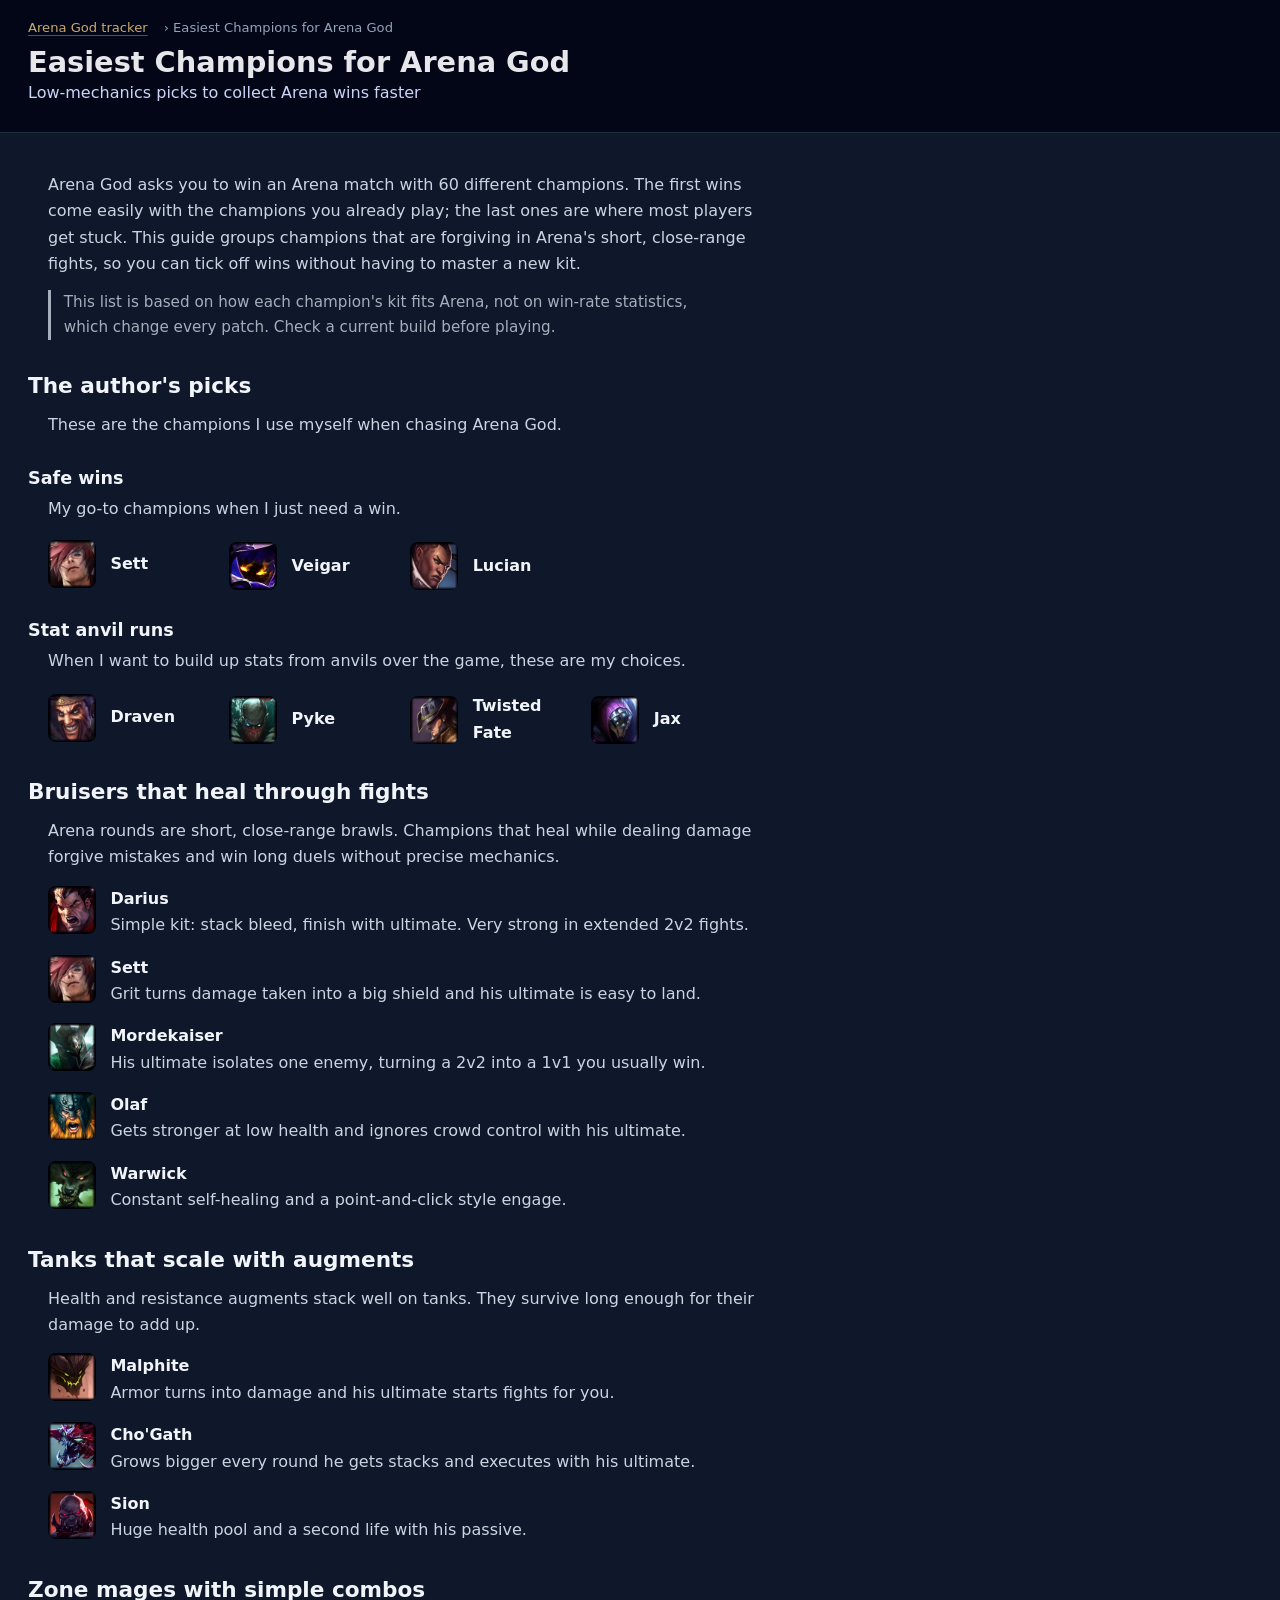
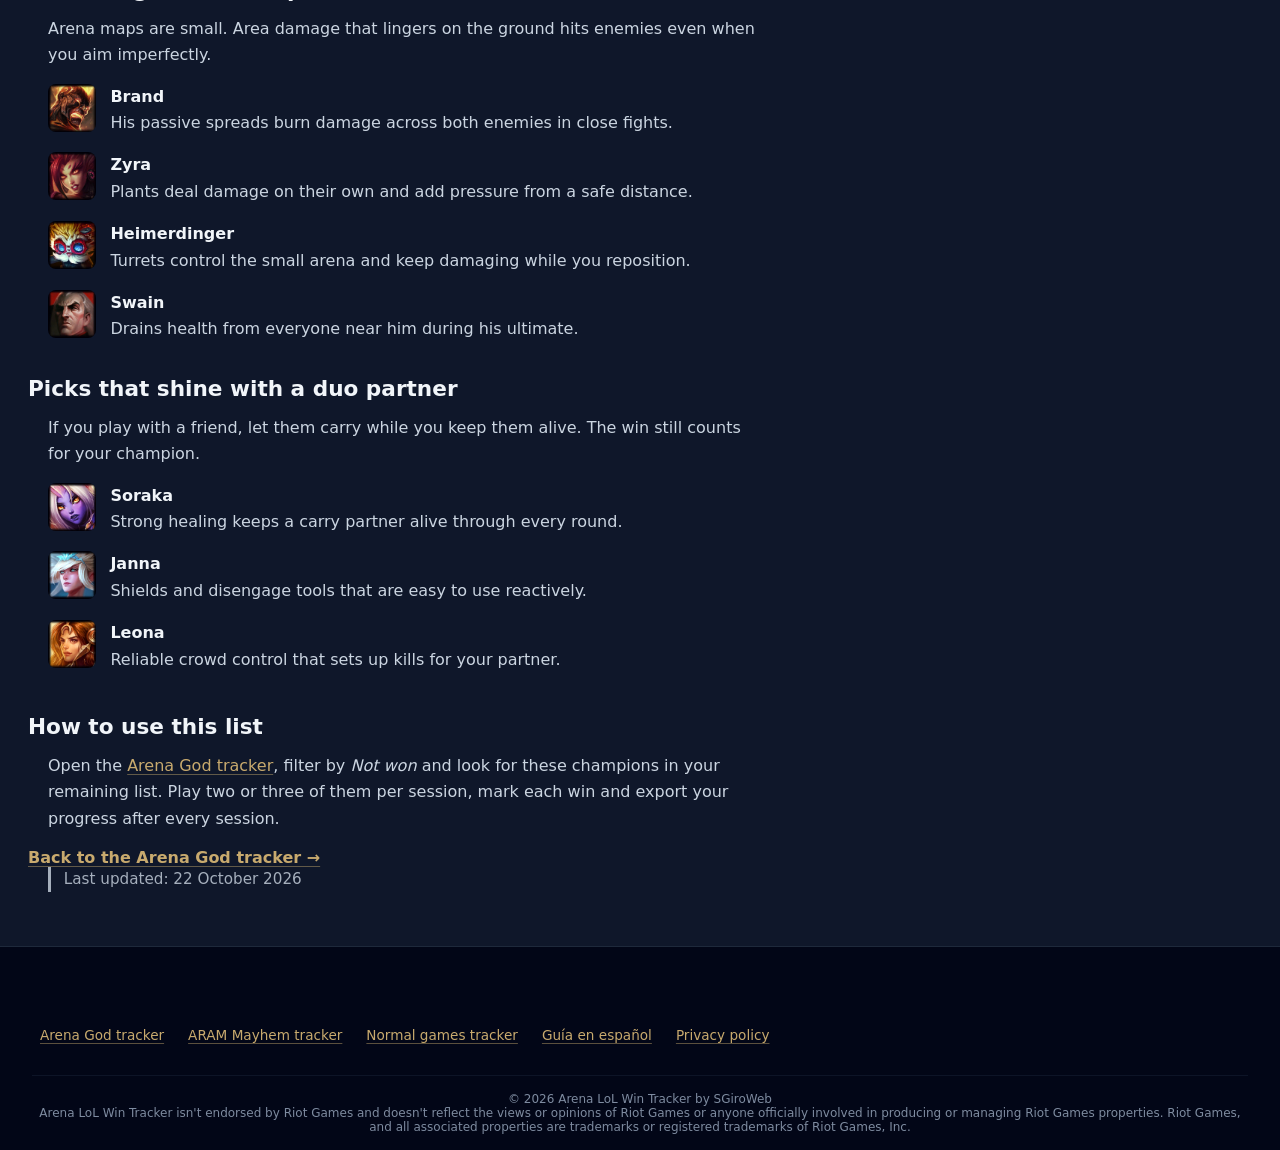
<file: arena-god-easy-champions/index.html>
<!DOCTYPE html>
<html lang="en">
<head>
  <meta charset="UTF-8" />
  <title>Easiest Champions for Arena God (LoL Arena Guide)</title>
  <link rel="stylesheet" href="/style.css">
  <link rel="icon" type="image/png" sizes="192x192" href="/assets/icon-192.png" />
  <link rel="apple-touch-icon" href="/assets/icon-192.png" />
  <link rel="manifest" href="/site.webmanifest" />
  <meta name="theme-color" content="#020617">
  <meta name="description" content="The easiest champions to win with in League of Legends Arena, grouped by playstyle, to help you reach the 60 wins you need for the Arena God challenge." />
  <meta name="author" content="SGiroWeb">
  <meta name="robots" content="index, follow, max-image-preview:large, max-snippet:-1">
  <meta name="viewport" content="width=device-width, initial-scale=1.0">
  <meta property="og:type" content="article">
  <meta property="og:site_name" content="Arena LoL Win Tracker">
  <meta property="og:url" content="https://lolarenachampcounter.github.io/arena-god-easy-champions/">
  <meta property="og:title" content="Easiest Champions for Arena God (LoL Arena Guide)">
  <meta property="og:description" content="The easiest champions to win with in League of Legends Arena, grouped by playstyle, to help you reach the 60 wins you need for the Arena God challenge.">
  <meta property="og:image" content="https://lolarenachampcounter.github.io/assets/og-cover.png">
  <meta property="og:image:width" content="1200">
  <meta property="og:image:height" content="630">
  <meta property="og:image:alt" content="Easiest Champions for Arena God">
  <meta property="og:locale" content="en_US">
  <meta property="og:locale:alternate" content="es_ES">
  <meta name="twitter:card" content="summary_large_image">
  <meta name="twitter:title" content="Easiest Champions for Arena God (LoL Arena Guide)">
  <meta name="twitter:description" content="The easiest champions to win with in League of Legends Arena, grouped by playstyle, to help you reach the 60 wins you need for the Arena God challenge.">
  <meta name="twitter:image" content="https://lolarenachampcounter.github.io/assets/og-cover.png">
  <link rel="canonical" href="https://lolarenachampcounter.github.io/arena-god-easy-champions/" />
  <link rel="alternate" hreflang="en" href="https://lolarenachampcounter.github.io/arena-god-easy-champions/" />
  <link rel="alternate" hreflang="es" href="https://lolarenachampcounter.github.io/es/campeones-faciles-dios-de-la-arena/" />
  <link rel="alternate" hreflang="x-default" href="https://lolarenachampcounter.github.io/arena-god-easy-champions/" />
  <script async src="https://plausible.io/js/pa-haeu0VJ3XxhcPlHHVfHfm.js"></script>
  <script>window.plausible=window.plausible||function(){(plausible.q=plausible.q||[]).push(arguments)},plausible.init=plausible.init||function(i){plausible.o=i||{}};plausible.init()</script>
  <script type="application/ld+json">
{
  "@context": "https://schema.org",
  "@graph": [
    {
      "@type": "Article",
      "headline": "Easiest Champions for Arena God",
      "description": "The easiest champions to win with in League of Legends Arena, grouped by playstyle, to help you reach the 60 wins you need for the Arena God challenge.",
      "inLanguage": "en",
      "url": "https://lolarenachampcounter.github.io/arena-god-easy-champions/",
      "datePublished": "2026-10-22",
      "dateModified": "2026-10-22",
      "image": "https://lolarenachampcounter.github.io/assets/og-cover.png",
      "author": {
        "@type": "Person",
        "name": "SGiroWeb",
        "url": "https://lolarenachampcounter.github.io/"
      },
      "isPartOf": {
        "@id": "https://lolarenachampcounter.github.io/#website"
      }
    },
    {
      "@type": "BreadcrumbList",
      "itemListElement": [
        {
          "@type": "ListItem",
          "position": 1,
          "name": "Arena God tracker",
          "item": "https://lolarenachampcounter.github.io/"
        },
        {
          "@type": "ListItem",
          "position": 2,
          "name": "Easiest Champions for Arena God",
          "item": "https://lolarenachampcounter.github.io/arena-god-easy-champions/"
        }
      ]
    }
  ]
}
  </script>
  <style>
.guide-group{margin:2rem 0}.guide-list{list-style:none;padding:0;margin:1rem 0;display:grid;gap:.75rem}
.guide-list li{display:flex;gap:.9rem;align-items:flex-start}.guide-list img{border-radius:8px;flex:none}
.guide-note{opacity:.8;font-size:.95em;border-left:3px solid currentColor;padding-left:.8rem}
.guide-chips{grid-template-columns:repeat(auto-fill,minmax(150px,1fr))}.guide-chips li{align-items:center}
.guide-cta{display:inline-block;margin-top:1rem;font-weight:600}</style>
</head>
<body class="base">
  <header class="header">
    <div class="header-left">
      <nav aria-label="Breadcrumb"><a href="/">Arena God tracker</a> › Easiest Champions for Arena God</nav>
      <h1>Easiest Champions for Arena God</h1>
      <p class="subtitle">Low-mechanics picks to collect Arena wins faster</p>
    </div>
  </header>
  <main>
    <section class="seo-content">
      <div class="seo-inner">
        <p>Arena God asks you to win an Arena match with 60 different champions. The first wins come easily with the champions you already play; the last ones are where most players get stuck. This guide groups champions that are forgiving in Arena's short, close-range fights, so you can tick off wins without having to master a new kit.</p>
        <p class="guide-note">This list is based on how each champion's kit fits Arena, not on win-rate statistics, which change every patch. Check a current build before playing.</p>
        <section class="guide-group" id="author-picks">
          <h2>The author's picks</h2>
          <p>These are the champions I use myself when chasing Arena God.</p>
          <h3>Safe wins</h3>
          <p>My go-to champions when I just need a win.</p>
          <ul class="guide-list guide-chips">
            <li><img src="/assets/champions/Sett.png" alt="Sett" width="48" height="48" loading="lazy" decoding="async"><div><strong>Sett</strong></div></li>
            <li><img src="/assets/champions/Veigar.png" alt="Veigar" width="48" height="48" loading="lazy" decoding="async"><div><strong>Veigar</strong></div></li>
            <li><img src="/assets/champions/Lucian.png" alt="Lucian" width="48" height="48" loading="lazy" decoding="async"><div><strong>Lucian</strong></div></li>
          </ul>
          <h3>Stat anvil runs</h3>
          <p>When I want to build up stats from anvils over the game, these are my choices.</p>
          <ul class="guide-list guide-chips">
            <li><img src="/assets/champions/Draven.png" alt="Draven" width="48" height="48" loading="lazy" decoding="async"><div><strong>Draven</strong></div></li>
            <li><img src="/assets/champions/Pyke.png" alt="Pyke" width="48" height="48" loading="lazy" decoding="async"><div><strong>Pyke</strong></div></li>
            <li><img src="/assets/champions/TwistedFate.png" alt="Twisted Fate" width="48" height="48" loading="lazy" decoding="async"><div><strong>Twisted Fate</strong></div></li>
            <li><img src="/assets/champions/Jax.png" alt="Jax" width="48" height="48" loading="lazy" decoding="async"><div><strong>Jax</strong></div></li>
          </ul>
        </section>
        <section class="guide-group" id="sustain">
          <h2>Bruisers that heal through fights</h2>
          <p>Arena rounds are short, close-range brawls. Champions that heal while dealing damage forgive mistakes and win long duels without precise mechanics.</p>
          <ul class="guide-list">
          <li><img src="/assets/champions/Darius.png" alt="Darius" width="48" height="48" loading="lazy" decoding="async"><div><strong>Darius</strong><br>Simple kit: stack bleed, finish with ultimate. Very strong in extended 2v2 fights.</div></li>
          <li><img src="/assets/champions/Sett.png" alt="Sett" width="48" height="48" loading="lazy" decoding="async"><div><strong>Sett</strong><br>Grit turns damage taken into a big shield and his ultimate is easy to land.</div></li>
          <li><img src="/assets/champions/Mordekaiser.png" alt="Mordekaiser" width="48" height="48" loading="lazy" decoding="async"><div><strong>Mordekaiser</strong><br>His ultimate isolates one enemy, turning a 2v2 into a 1v1 you usually win.</div></li>
          <li><img src="/assets/champions/Olaf.png" alt="Olaf" width="48" height="48" loading="lazy" decoding="async"><div><strong>Olaf</strong><br>Gets stronger at low health and ignores crowd control with his ultimate.</div></li>
          <li><img src="/assets/champions/Warwick.png" alt="Warwick" width="48" height="48" loading="lazy" decoding="async"><div><strong>Warwick</strong><br>Constant self-healing and a point-and-click style engage.</div></li>
          </ul>
        </section>
        <section class="guide-group" id="tanks">
          <h2>Tanks that scale with augments</h2>
          <p>Health and resistance augments stack well on tanks. They survive long enough for their damage to add up.</p>
          <ul class="guide-list">
          <li><img src="/assets/champions/Malphite.png" alt="Malphite" width="48" height="48" loading="lazy" decoding="async"><div><strong>Malphite</strong><br>Armor turns into damage and his ultimate starts fights for you.</div></li>
          <li><img src="/assets/champions/Chogath.png" alt="Cho&#x27;Gath" width="48" height="48" loading="lazy" decoding="async"><div><strong>Cho&#x27;Gath</strong><br>Grows bigger every round he gets stacks and executes with his ultimate.</div></li>
          <li><img src="/assets/champions/Sion.png" alt="Sion" width="48" height="48" loading="lazy" decoding="async"><div><strong>Sion</strong><br>Huge health pool and a second life with his passive.</div></li>
          </ul>
        </section>
        <section class="guide-group" id="mages">
          <h2>Zone mages with simple combos</h2>
          <p>Arena maps are small. Area damage that lingers on the ground hits enemies even when you aim imperfectly.</p>
          <ul class="guide-list">
          <li><img src="/assets/champions/Brand.png" alt="Brand" width="48" height="48" loading="lazy" decoding="async"><div><strong>Brand</strong><br>His passive spreads burn damage across both enemies in close fights.</div></li>
          <li><img src="/assets/champions/Zyra.png" alt="Zyra" width="48" height="48" loading="lazy" decoding="async"><div><strong>Zyra</strong><br>Plants deal damage on their own and add pressure from a safe distance.</div></li>
          <li><img src="/assets/champions/Heimerdinger.png" alt="Heimerdinger" width="48" height="48" loading="lazy" decoding="async"><div><strong>Heimerdinger</strong><br>Turrets control the small arena and keep damaging while you reposition.</div></li>
          <li><img src="/assets/champions/Swain.png" alt="Swain" width="48" height="48" loading="lazy" decoding="async"><div><strong>Swain</strong><br>Drains health from everyone near him during his ultimate.</div></li>
          </ul>
        </section>
        <section class="guide-group" id="duo">
          <h2>Picks that shine with a duo partner</h2>
          <p>If you play with a friend, let them carry while you keep them alive. The win still counts for your champion.</p>
          <ul class="guide-list">
          <li><img src="/assets/champions/Soraka.png" alt="Soraka" width="48" height="48" loading="lazy" decoding="async"><div><strong>Soraka</strong><br>Strong healing keeps a carry partner alive through every round.</div></li>
          <li><img src="/assets/champions/Janna.png" alt="Janna" width="48" height="48" loading="lazy" decoding="async"><div><strong>Janna</strong><br>Shields and disengage tools that are easy to use reactively.</div></li>
          <li><img src="/assets/champions/Leona.png" alt="Leona" width="48" height="48" loading="lazy" decoding="async"><div><strong>Leona</strong><br>Reliable crowd control that sets up kills for your partner.</div></li>
          </ul>
        </section>
        <h2>How to use this list</h2>
        <p>Open the <a href="/">Arena God tracker</a>, filter by <em>Not won</em> and look for these champions in your remaining list. Play two or three of them per session, mark each win and export your progress after every session.</p>
        <a class="guide-cta" href="/">Back to the Arena God tracker →</a>
        <p class="guide-note">Last updated: 22 October 2026</p>
      </div>
    </section>
  </main>
<footer class="seo-footer">
  <nav class="footer-links" aria-label="Footer">
    <a href="/">Arena God tracker</a>
    <a href="/aram-mayhem-win-tracker/">ARAM Mayhem tracker</a>
    <a href="/lol-win-rate-tracker/">Normal games tracker</a>
    <a href="/es/campeones-faciles-dios-de-la-arena/" hreflang="es" lang="es">Guía en español</a>
    <a href="/privacy/">Privacy policy</a>
  </nav>
  <div class="footer-bottom">
    <p>&copy; 2026 Arena LoL Win Tracker by SGiroWeb</p>
    <p class="riot-legal">Arena LoL Win Tracker isn't endorsed by Riot Games and doesn't reflect the views or opinions of Riot Games or anyone officially involved in producing or managing Riot Games properties. Riot Games, and all associated properties are trademarks or registered trademarks of Riot Games, Inc.</p>
  </div>
</footer>
<script>
  if ("serviceWorker" in navigator) {
    window.addEventListener("load", () => navigator.serviceWorker.register("/sw.js"));
  }
</script>
</body>
</html>
</file>
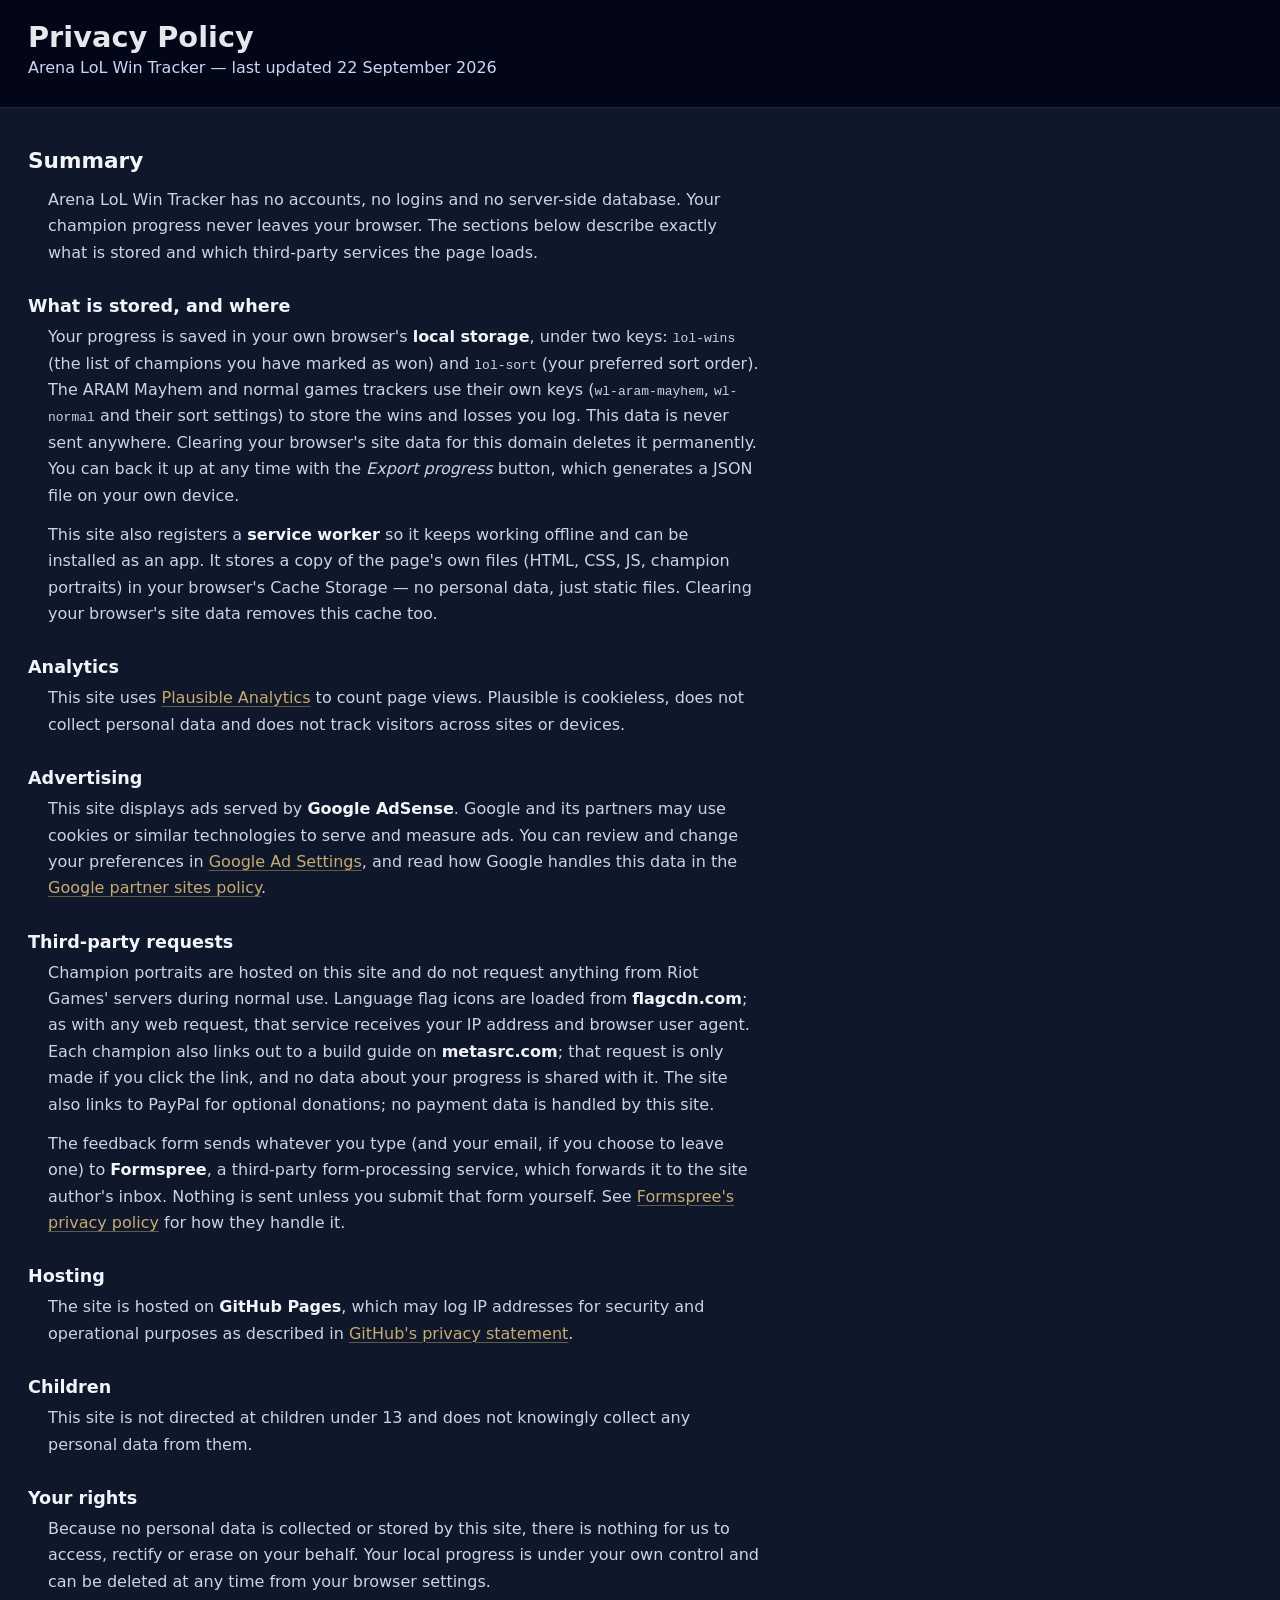
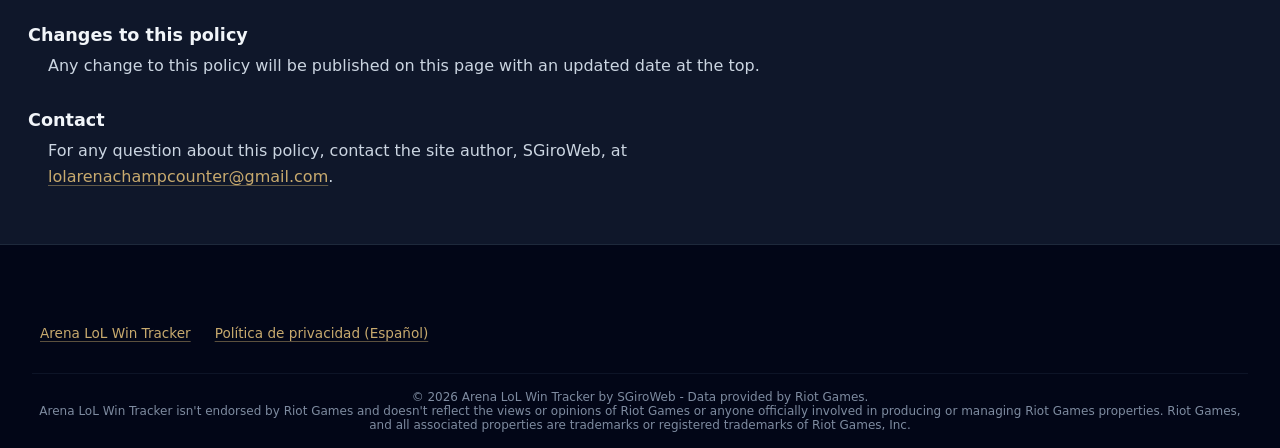
<file: privacy/index.html>
<!DOCTYPE html>
<html lang="en">
<head>
  <meta charset="UTF-8" />
  <title>Privacy Policy - Arena LoL Win Tracker</title>
  <link rel="stylesheet" href="/style.css">
  <link rel="icon" type="image/png" sizes="192x192" href="/assets/icon-192.png" />
  <link rel="apple-touch-icon" href="/assets/icon-192.png" />
  <link rel="manifest" href="/site.webmanifest" />
  <meta name="theme-color" content="#020617">

  <meta name="description" content="Privacy policy for Arena LoL Win Tracker: what is stored in your browser, which third-party services are used, and how to remove your data." />
  <meta name="author" content="SGiroWeb">
  <meta name="robots" content="index, follow, max-snippet:-1">
  <meta name="viewport" content="width=device-width, initial-scale=1.0">

  <meta property="og:type" content="article">
  <meta property="og:site_name" content="Arena LoL Win Tracker">
  <meta property="og:url" content="https://lolarenachampcounter.github.io/privacy/">
  <meta property="og:title" content="Privacy Policy - Arena LoL Win Tracker">
  <meta property="og:description" content="What Arena LoL Win Tracker stores, which third-party services it uses, and how to remove your data.">
  <meta property="og:image" content="https://lolarenachampcounter.github.io/assets/og-cover.png">
  <meta property="og:image:width" content="1200">
  <meta property="og:image:height" content="630">
  <meta property="og:image:alt" content="Arena LoL Win Tracker - Arena God challenge checklist">
  <meta property="og:locale" content="en_US">
  <meta property="og:locale:alternate" content="es_ES">
  <meta name="twitter:card" content="summary_large_image">
  <meta name="twitter:title" content="Privacy Policy - Arena LoL Win Tracker">
  <meta name="twitter:description" content="What Arena LoL Win Tracker stores, which third-party services it uses, and how to remove your data.">
  <meta name="twitter:image" content="https://lolarenachampcounter.github.io/assets/og-cover.png">

  <link rel="canonical" href="https://lolarenachampcounter.github.io/privacy/" />
  <link rel="alternate" hreflang="en" href="https://lolarenachampcounter.github.io/privacy/" />
  <link rel="alternate" hreflang="es" href="https://lolarenachampcounter.github.io/es/privacidad/" />
  <link rel="alternate" hreflang="x-default" href="https://lolarenachampcounter.github.io/privacy/" />
</head>
<body class="base">
  <header class="header">
    <div class="header-left">
      <h1>Privacy Policy</h1>
      <p class="subtitle">Arena LoL Win Tracker — last updated 22 September 2026</p>
    </div>
  </header>

  <main>
    <section class="seo-content">
      <div class="seo-inner">

        <h2>Summary</h2>
        <p>
          Arena LoL Win Tracker has no accounts, no logins and no server-side database.
          Your champion progress never leaves your browser. The sections below describe
          exactly what is stored and which third-party services the page loads.
        </p>

        <h3>What is stored, and where</h3>
        <p>
          Your progress is saved in your own browser's <strong>local storage</strong>, under
          two keys: <code>lol-wins</code> (the list of champions you have marked as won)
          and <code>lol-sort</code> (your preferred sort order). The ARAM Mayhem and normal games trackers use their own keys (<code>wl-aram-mayhem</code>, <code>wl-normal</code> and their sort settings) to store the wins and losses you log. This data is never sent
          anywhere. Clearing your browser's site data for this domain deletes it permanently.
          You can back it up at any time with the <em>Export progress</em> button, which
          generates a JSON file on your own device.
        </p>
        <p>
          This site also registers a <strong>service worker</strong> so it keeps working
          offline and can be installed as an app. It stores a copy of the page's own files
          (HTML, CSS, JS, champion portraits) in your browser's Cache Storage — no personal
          data, just static files. Clearing your browser's site data removes this cache too.
        </p>

        <h3>Analytics</h3>
        <p>
          This site uses <a href="https://plausible.io/privacy" rel="nofollow noopener" target="_blank">Plausible
          Analytics</a> to count page views. Plausible is cookieless, does not collect
          personal data and does not track visitors across sites or devices.
        </p>

        <h3>Advertising</h3>
        <p>
          This site displays ads served by <strong>Google AdSense</strong>. Google and its
          partners may use cookies or similar technologies to serve and measure ads. You can
          review and change your preferences in
          <a href="https://adssettings.google.com/" rel="nofollow noopener" target="_blank">Google Ad Settings</a>,
          and read how Google handles this data in the
          <a href="https://policies.google.com/technologies/partner-sites" rel="nofollow noopener" target="_blank">Google
          partner sites policy</a>.
        </p>

        <h3>Third-party requests</h3>
        <p>
          Champion portraits are hosted on this site and do not request anything from Riot
          Games' servers during normal use. Language flag icons are loaded from
          <strong>flagcdn.com</strong>; as with any web request, that service receives your IP
          address and browser user agent. Each champion also links out to a build guide on
          <strong>metasrc.com</strong>; that request is only made if you click the link, and
          no data about your progress is shared with it. The site also links to PayPal for
          optional donations; no payment data is handled by this site.
        </p>
        <p>
          The feedback form sends whatever you type (and your email, if you choose to leave
          one) to <strong>Formspree</strong>, a third-party form-processing service, which
          forwards it to the site author's inbox. Nothing is sent unless you submit that form
          yourself. See <a href="https://formspree.io/legal/privacy-policy/" rel="nofollow noopener" target="_blank">Formspree's
          privacy policy</a> for how they handle it.
        </p>

        <h3>Hosting</h3>
        <p>
          The site is hosted on <strong>GitHub Pages</strong>, which may log IP addresses for
          security and operational purposes as described in
          <a href="https://docs.github.com/en/site-policy/privacy-policies/github-general-privacy-statement" rel="nofollow noopener" target="_blank">GitHub's
          privacy statement</a>.
        </p>

        <h3>Children</h3>
        <p>
          This site is not directed at children under 13 and does not knowingly collect any
          personal data from them.
        </p>

        <h3>Your rights</h3>
        <p>
          Because no personal data is collected or stored by this site, there is nothing for
          us to access, rectify or erase on your behalf. Your local progress is under your
          own control and can be deleted at any time from your browser settings.
        </p>

        <h3>Changes to this policy</h3>
        <p>
          Any change to this policy will be published on this page with an updated date at
          the top.
        </p>

        <h3>Contact</h3>
        <p>
          For any question about this policy, contact the site author, SGiroWeb, at
          <a href="mailto:lolarenachampcounter@gmail.com">lolarenachampcounter@gmail.com</a>.
        </p>

      </div>
    </section>
  </main>

<footer class="seo-footer">
  <nav class="footer-links" aria-label="Footer">
    <a href="/">Arena LoL Win Tracker</a>
    <a href="/es/privacidad/" hreflang="es" lang="es">Política de privacidad (Español)</a>
  </nav>
  <div class="footer-bottom">
    <p>&copy; 2026 Arena LoL Win Tracker by SGiroWeb - Data provided by Riot Games.</p>
    <p class="riot-legal">Arena LoL Win Tracker isn't endorsed by Riot Games and doesn't reflect the views or opinions of Riot Games or anyone officially involved in producing or managing Riot Games properties. Riot Games, and all associated properties are trademarks or registered trademarks of Riot Games, Inc.</p>
  </div>
</footer>
<script>
  if ("serviceWorker" in navigator) {
    window.addEventListener("load", () => navigator.serviceWorker.register("/sw.js"));
  }
</script>
</body>
</html>
</file>
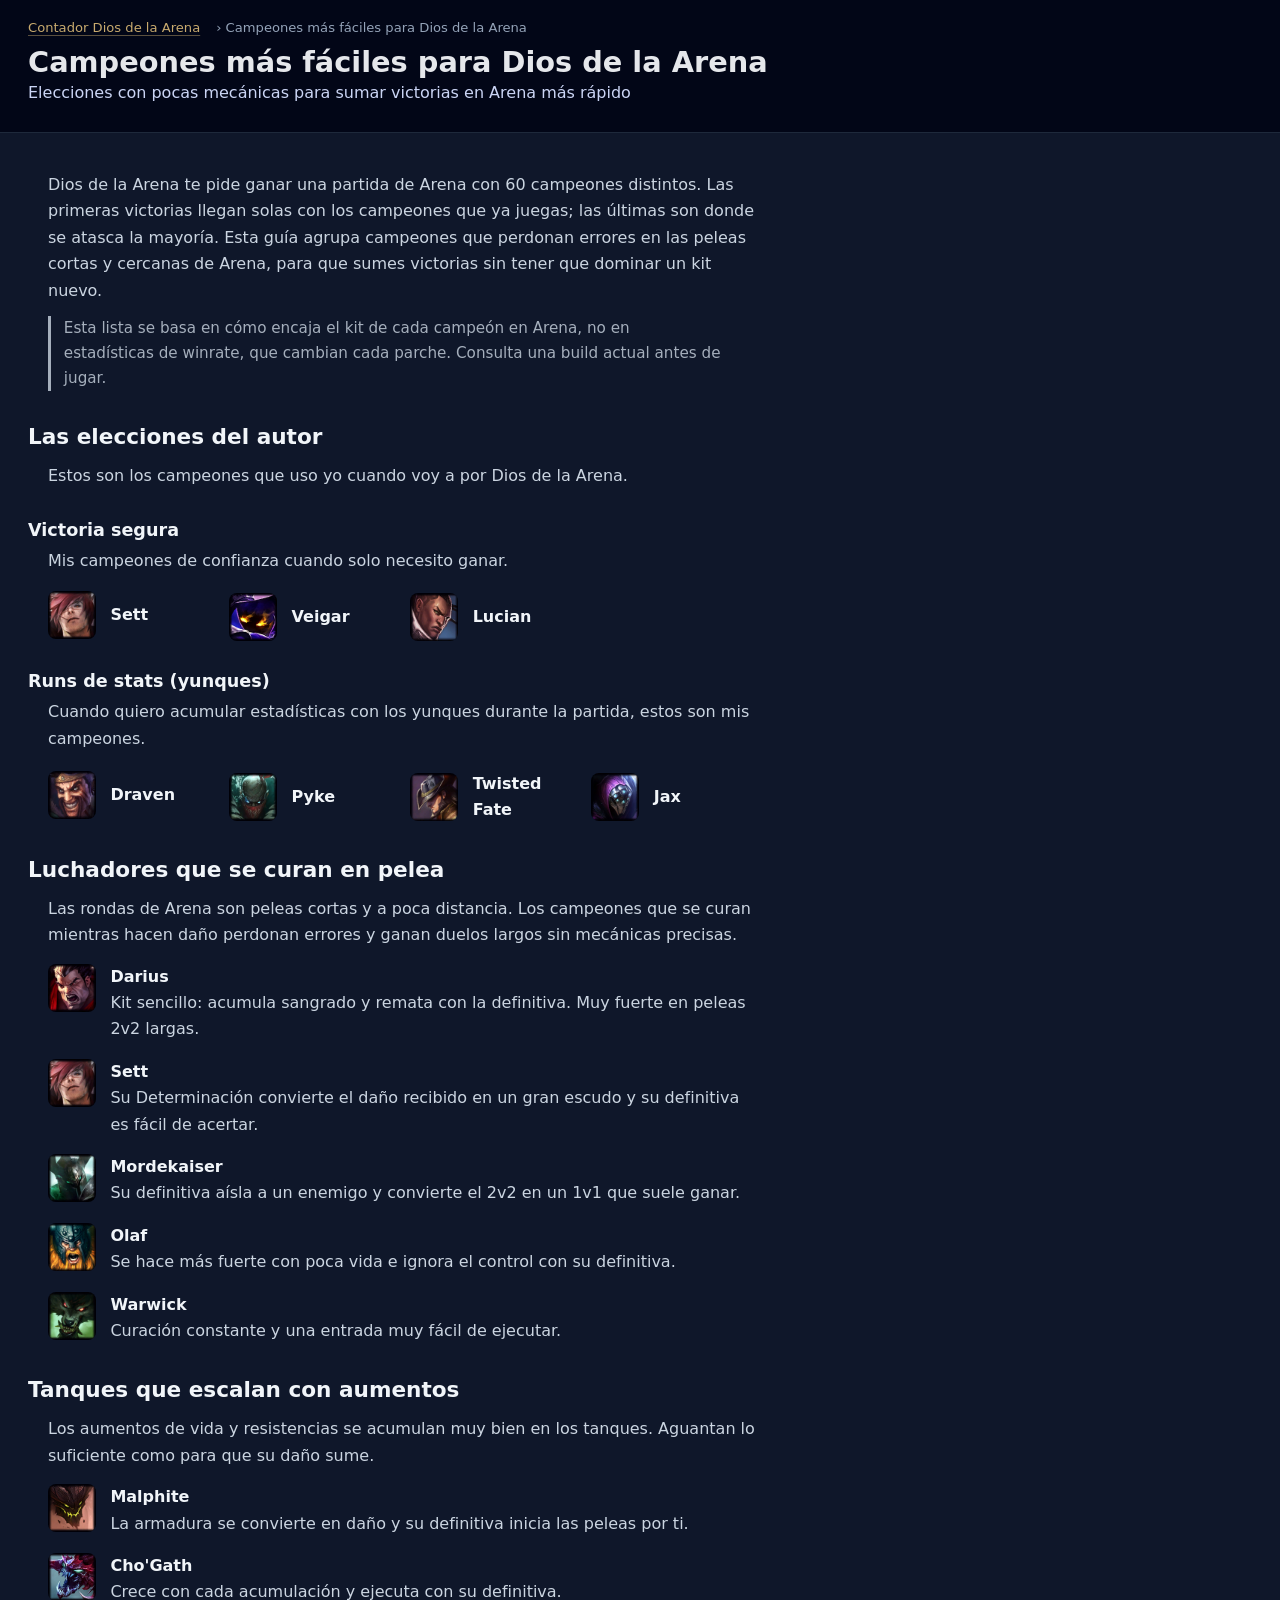
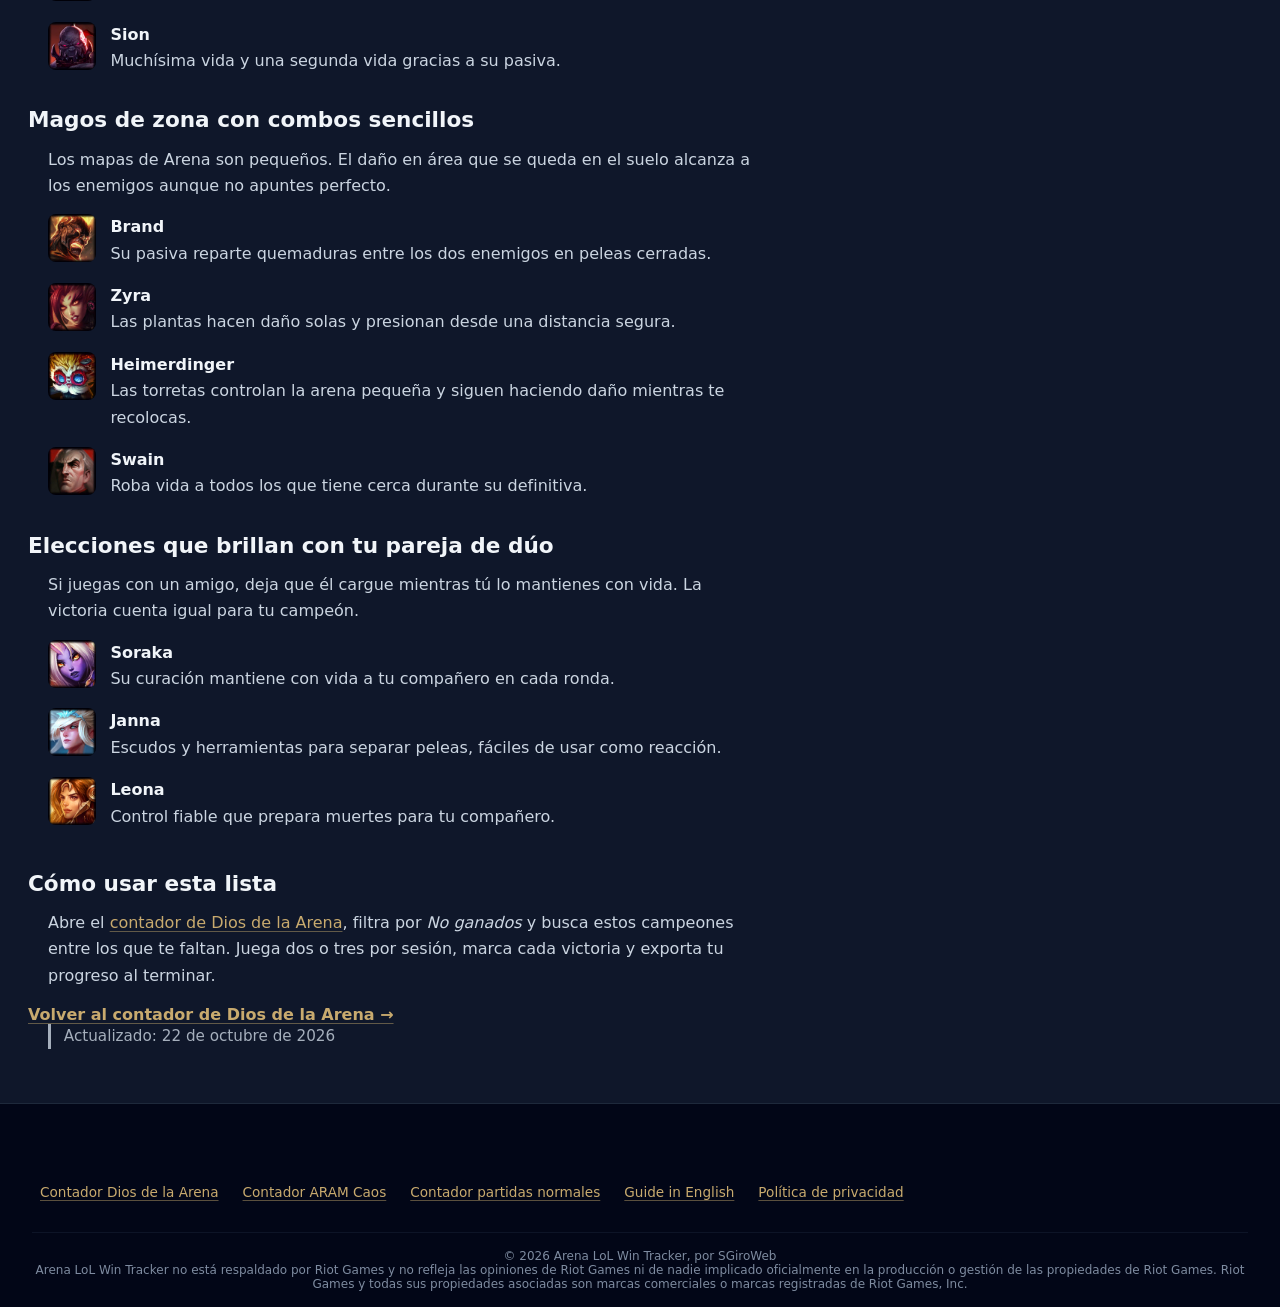
<file: es/campeones-faciles-dios-de-la-arena/index.html>
<!DOCTYPE html>
<html lang="es">
<head>
  <meta charset="UTF-8" />
  <title>Campeones más fáciles para Dios de la Arena (guía LoL Arena)</title>
  <link rel="stylesheet" href="/style.css">
  <link rel="icon" type="image/png" sizes="192x192" href="/assets/icon-192.png" />
  <link rel="apple-touch-icon" href="/assets/icon-192.png" />
  <link rel="manifest" href="/site.webmanifest" />
  <meta name="theme-color" content="#020617">
  <meta name="description" content="Los campeones más fáciles para ganar en el modo Arena de League of Legends, agrupados por estilo, para conseguir las 60 victorias del reto Dios de la Arena." />
  <meta name="author" content="SGiroWeb">
  <meta name="robots" content="index, follow, max-image-preview:large, max-snippet:-1">
  <meta name="viewport" content="width=device-width, initial-scale=1.0">
  <meta property="og:type" content="article">
  <meta property="og:site_name" content="Arena LoL Win Tracker">
  <meta property="og:url" content="https://lolarenachampcounter.github.io/es/campeones-faciles-dios-de-la-arena/">
  <meta property="og:title" content="Campeones más fáciles para Dios de la Arena (guía LoL Arena)">
  <meta property="og:description" content="Los campeones más fáciles para ganar en el modo Arena de League of Legends, agrupados por estilo, para conseguir las 60 victorias del reto Dios de la Arena.">
  <meta property="og:image" content="https://lolarenachampcounter.github.io/assets/og-cover.png">
  <meta property="og:image:width" content="1200">
  <meta property="og:image:height" content="630">
  <meta property="og:image:alt" content="Campeones más fáciles para Dios de la Arena">
  <meta property="og:locale" content="es_ES">
  <meta property="og:locale:alternate" content="en_US">
  <meta name="twitter:card" content="summary_large_image">
  <meta name="twitter:title" content="Campeones más fáciles para Dios de la Arena (guía LoL Arena)">
  <meta name="twitter:description" content="Los campeones más fáciles para ganar en el modo Arena de League of Legends, agrupados por estilo, para conseguir las 60 victorias del reto Dios de la Arena.">
  <meta name="twitter:image" content="https://lolarenachampcounter.github.io/assets/og-cover.png">
  <link rel="canonical" href="https://lolarenachampcounter.github.io/es/campeones-faciles-dios-de-la-arena/" />
  <link rel="alternate" hreflang="en" href="https://lolarenachampcounter.github.io/arena-god-easy-champions/" />
  <link rel="alternate" hreflang="es" href="https://lolarenachampcounter.github.io/es/campeones-faciles-dios-de-la-arena/" />
  <link rel="alternate" hreflang="x-default" href="https://lolarenachampcounter.github.io/arena-god-easy-champions/" />
  <script async src="https://plausible.io/js/pa-haeu0VJ3XxhcPlHHVfHfm.js"></script>
  <script>window.plausible=window.plausible||function(){(plausible.q=plausible.q||[]).push(arguments)},plausible.init=plausible.init||function(i){plausible.o=i||{}};plausible.init()</script>
  <script type="application/ld+json">
{
  "@context": "https://schema.org",
  "@graph": [
    {
      "@type": "Article",
      "headline": "Campeones más fáciles para Dios de la Arena",
      "description": "Los campeones más fáciles para ganar en el modo Arena de League of Legends, agrupados por estilo, para conseguir las 60 victorias del reto Dios de la Arena.",
      "inLanguage": "es",
      "url": "https://lolarenachampcounter.github.io/es/campeones-faciles-dios-de-la-arena/",
      "datePublished": "2026-10-22",
      "dateModified": "2026-10-22",
      "image": "https://lolarenachampcounter.github.io/assets/og-cover.png",
      "author": {
        "@type": "Person",
        "name": "SGiroWeb",
        "url": "https://lolarenachampcounter.github.io/"
      },
      "isPartOf": {
        "@id": "https://lolarenachampcounter.github.io/#website"
      }
    },
    {
      "@type": "BreadcrumbList",
      "itemListElement": [
        {
          "@type": "ListItem",
          "position": 1,
          "name": "Contador Dios de la Arena",
          "item": "https://lolarenachampcounter.github.io/es/"
        },
        {
          "@type": "ListItem",
          "position": 2,
          "name": "Campeones más fáciles para Dios de la Arena",
          "item": "https://lolarenachampcounter.github.io/es/campeones-faciles-dios-de-la-arena/"
        }
      ]
    }
  ]
}
  </script>
  <style>
.guide-group{margin:2rem 0}.guide-list{list-style:none;padding:0;margin:1rem 0;display:grid;gap:.75rem}
.guide-list li{display:flex;gap:.9rem;align-items:flex-start}.guide-list img{border-radius:8px;flex:none}
.guide-note{opacity:.8;font-size:.95em;border-left:3px solid currentColor;padding-left:.8rem}
.guide-chips{grid-template-columns:repeat(auto-fill,minmax(150px,1fr))}.guide-chips li{align-items:center}
.guide-cta{display:inline-block;margin-top:1rem;font-weight:600}</style>
</head>
<body class="base">
  <header class="header">
    <div class="header-left">
      <nav aria-label="Breadcrumb"><a href="/es/">Contador Dios de la Arena</a> › Campeones más fáciles para Dios de la Arena</nav>
      <h1>Campeones más fáciles para Dios de la Arena</h1>
      <p class="subtitle">Elecciones con pocas mecánicas para sumar victorias en Arena más rápido</p>
    </div>
  </header>
  <main>
    <section class="seo-content">
      <div class="seo-inner">
        <p>Dios de la Arena te pide ganar una partida de Arena con 60 campeones distintos. Las primeras victorias llegan solas con los campeones que ya juegas; las últimas son donde se atasca la mayoría. Esta guía agrupa campeones que perdonan errores en las peleas cortas y cercanas de Arena, para que sumes victorias sin tener que dominar un kit nuevo.</p>
        <p class="guide-note">Esta lista se basa en cómo encaja el kit de cada campeón en Arena, no en estadísticas de winrate, que cambian cada parche. Consulta una build actual antes de jugar.</p>
        <section class="guide-group" id="author-picks">
          <h2>Las elecciones del autor</h2>
          <p>Estos son los campeones que uso yo cuando voy a por Dios de la Arena.</p>
          <h3>Victoria segura</h3>
          <p>Mis campeones de confianza cuando solo necesito ganar.</p>
          <ul class="guide-list guide-chips">
            <li><img src="/assets/champions/Sett.png" alt="Sett" width="48" height="48" loading="lazy" decoding="async"><div><strong>Sett</strong></div></li>
            <li><img src="/assets/champions/Veigar.png" alt="Veigar" width="48" height="48" loading="lazy" decoding="async"><div><strong>Veigar</strong></div></li>
            <li><img src="/assets/champions/Lucian.png" alt="Lucian" width="48" height="48" loading="lazy" decoding="async"><div><strong>Lucian</strong></div></li>
          </ul>
          <h3>Runs de stats (yunques)</h3>
          <p>Cuando quiero acumular estadísticas con los yunques durante la partida, estos son mis campeones.</p>
          <ul class="guide-list guide-chips">
            <li><img src="/assets/champions/Draven.png" alt="Draven" width="48" height="48" loading="lazy" decoding="async"><div><strong>Draven</strong></div></li>
            <li><img src="/assets/champions/Pyke.png" alt="Pyke" width="48" height="48" loading="lazy" decoding="async"><div><strong>Pyke</strong></div></li>
            <li><img src="/assets/champions/TwistedFate.png" alt="Twisted Fate" width="48" height="48" loading="lazy" decoding="async"><div><strong>Twisted Fate</strong></div></li>
            <li><img src="/assets/champions/Jax.png" alt="Jax" width="48" height="48" loading="lazy" decoding="async"><div><strong>Jax</strong></div></li>
          </ul>
        </section>
        <section class="guide-group" id="sustain">
          <h2>Luchadores que se curan en pelea</h2>
          <p>Las rondas de Arena son peleas cortas y a poca distancia. Los campeones que se curan mientras hacen daño perdonan errores y ganan duelos largos sin mecánicas precisas.</p>
          <ul class="guide-list">
          <li><img src="/assets/champions/Darius.png" alt="Darius" width="48" height="48" loading="lazy" decoding="async"><div><strong>Darius</strong><br>Kit sencillo: acumula sangrado y remata con la definitiva. Muy fuerte en peleas 2v2 largas.</div></li>
          <li><img src="/assets/champions/Sett.png" alt="Sett" width="48" height="48" loading="lazy" decoding="async"><div><strong>Sett</strong><br>Su Determinación convierte el daño recibido en un gran escudo y su definitiva es fácil de acertar.</div></li>
          <li><img src="/assets/champions/Mordekaiser.png" alt="Mordekaiser" width="48" height="48" loading="lazy" decoding="async"><div><strong>Mordekaiser</strong><br>Su definitiva aísla a un enemigo y convierte el 2v2 en un 1v1 que suele ganar.</div></li>
          <li><img src="/assets/champions/Olaf.png" alt="Olaf" width="48" height="48" loading="lazy" decoding="async"><div><strong>Olaf</strong><br>Se hace más fuerte con poca vida e ignora el control con su definitiva.</div></li>
          <li><img src="/assets/champions/Warwick.png" alt="Warwick" width="48" height="48" loading="lazy" decoding="async"><div><strong>Warwick</strong><br>Curación constante y una entrada muy fácil de ejecutar.</div></li>
          </ul>
        </section>
        <section class="guide-group" id="tanks">
          <h2>Tanques que escalan con aumentos</h2>
          <p>Los aumentos de vida y resistencias se acumulan muy bien en los tanques. Aguantan lo suficiente como para que su daño sume.</p>
          <ul class="guide-list">
          <li><img src="/assets/champions/Malphite.png" alt="Malphite" width="48" height="48" loading="lazy" decoding="async"><div><strong>Malphite</strong><br>La armadura se convierte en daño y su definitiva inicia las peleas por ti.</div></li>
          <li><img src="/assets/champions/Chogath.png" alt="Cho&#x27;Gath" width="48" height="48" loading="lazy" decoding="async"><div><strong>Cho&#x27;Gath</strong><br>Crece con cada acumulación y ejecuta con su definitiva.</div></li>
          <li><img src="/assets/champions/Sion.png" alt="Sion" width="48" height="48" loading="lazy" decoding="async"><div><strong>Sion</strong><br>Muchísima vida y una segunda vida gracias a su pasiva.</div></li>
          </ul>
        </section>
        <section class="guide-group" id="mages">
          <h2>Magos de zona con combos sencillos</h2>
          <p>Los mapas de Arena son pequeños. El daño en área que se queda en el suelo alcanza a los enemigos aunque no apuntes perfecto.</p>
          <ul class="guide-list">
          <li><img src="/assets/champions/Brand.png" alt="Brand" width="48" height="48" loading="lazy" decoding="async"><div><strong>Brand</strong><br>Su pasiva reparte quemaduras entre los dos enemigos en peleas cerradas.</div></li>
          <li><img src="/assets/champions/Zyra.png" alt="Zyra" width="48" height="48" loading="lazy" decoding="async"><div><strong>Zyra</strong><br>Las plantas hacen daño solas y presionan desde una distancia segura.</div></li>
          <li><img src="/assets/champions/Heimerdinger.png" alt="Heimerdinger" width="48" height="48" loading="lazy" decoding="async"><div><strong>Heimerdinger</strong><br>Las torretas controlan la arena pequeña y siguen haciendo daño mientras te recolocas.</div></li>
          <li><img src="/assets/champions/Swain.png" alt="Swain" width="48" height="48" loading="lazy" decoding="async"><div><strong>Swain</strong><br>Roba vida a todos los que tiene cerca durante su definitiva.</div></li>
          </ul>
        </section>
        <section class="guide-group" id="duo">
          <h2>Elecciones que brillan con tu pareja de dúo</h2>
          <p>Si juegas con un amigo, deja que él cargue mientras tú lo mantienes con vida. La victoria cuenta igual para tu campeón.</p>
          <ul class="guide-list">
          <li><img src="/assets/champions/Soraka.png" alt="Soraka" width="48" height="48" loading="lazy" decoding="async"><div><strong>Soraka</strong><br>Su curación mantiene con vida a tu compañero en cada ronda.</div></li>
          <li><img src="/assets/champions/Janna.png" alt="Janna" width="48" height="48" loading="lazy" decoding="async"><div><strong>Janna</strong><br>Escudos y herramientas para separar peleas, fáciles de usar como reacción.</div></li>
          <li><img src="/assets/champions/Leona.png" alt="Leona" width="48" height="48" loading="lazy" decoding="async"><div><strong>Leona</strong><br>Control fiable que prepara muertes para tu compañero.</div></li>
          </ul>
        </section>
        <h2>Cómo usar esta lista</h2>
        <p>Abre el <a href="/es/">contador de Dios de la Arena</a>, filtra por <em>No ganados</em> y busca estos campeones entre los que te faltan. Juega dos o tres por sesión, marca cada victoria y exporta tu progreso al terminar.</p>
        <a class="guide-cta" href="/es/">Volver al contador de Dios de la Arena →</a>
        <p class="guide-note">Actualizado: 22 de octubre de 2026</p>
      </div>
    </section>
  </main>
<footer class="seo-footer">
  <nav class="footer-links" aria-label="Footer">
    <a href="/es/">Contador Dios de la Arena</a>
    <a href="/es/contador-victorias-aram-caos/">Contador ARAM Caos</a>
    <a href="/es/contador-victorias-lol/">Contador partidas normales</a>
    <a href="/arena-god-easy-champions/" hreflang="en" lang="en">Guide in English</a>
    <a href="/es/privacidad/">Política de privacidad</a>
  </nav>
  <div class="footer-bottom">
    <p>&copy; 2026 Arena LoL Win Tracker, por SGiroWeb</p>
    <p class="riot-legal">Arena LoL Win Tracker no está respaldado por Riot Games y no refleja las opiniones de Riot Games ni de nadie implicado oficialmente en la producción o gestión de las propiedades de Riot Games. Riot Games y todas sus propiedades asociadas son marcas comerciales o marcas registradas de Riot Games, Inc.</p>
  </div>
</footer>
<script>
  if ("serviceWorker" in navigator) {
    window.addEventListener("load", () => navigator.serviceWorker.register("/sw.js"));
  }
</script>
</body>
</html>
</file>
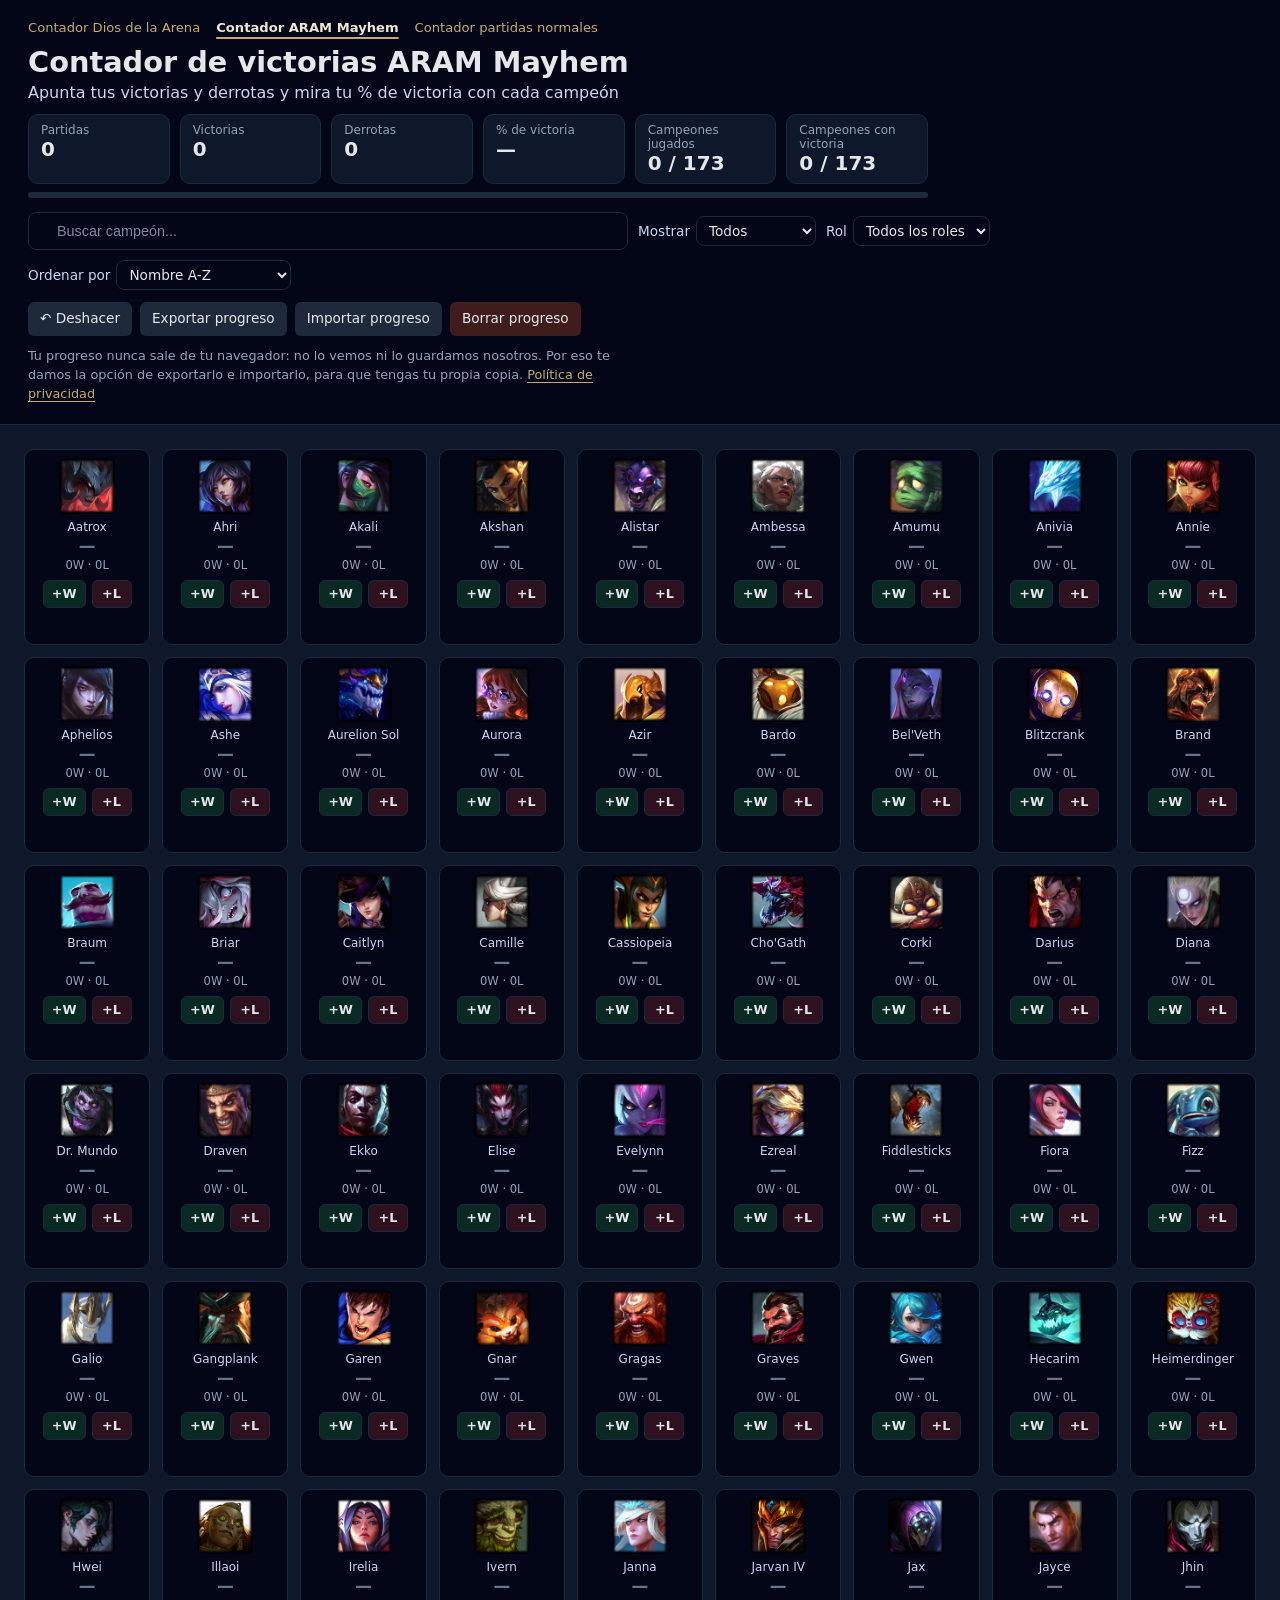
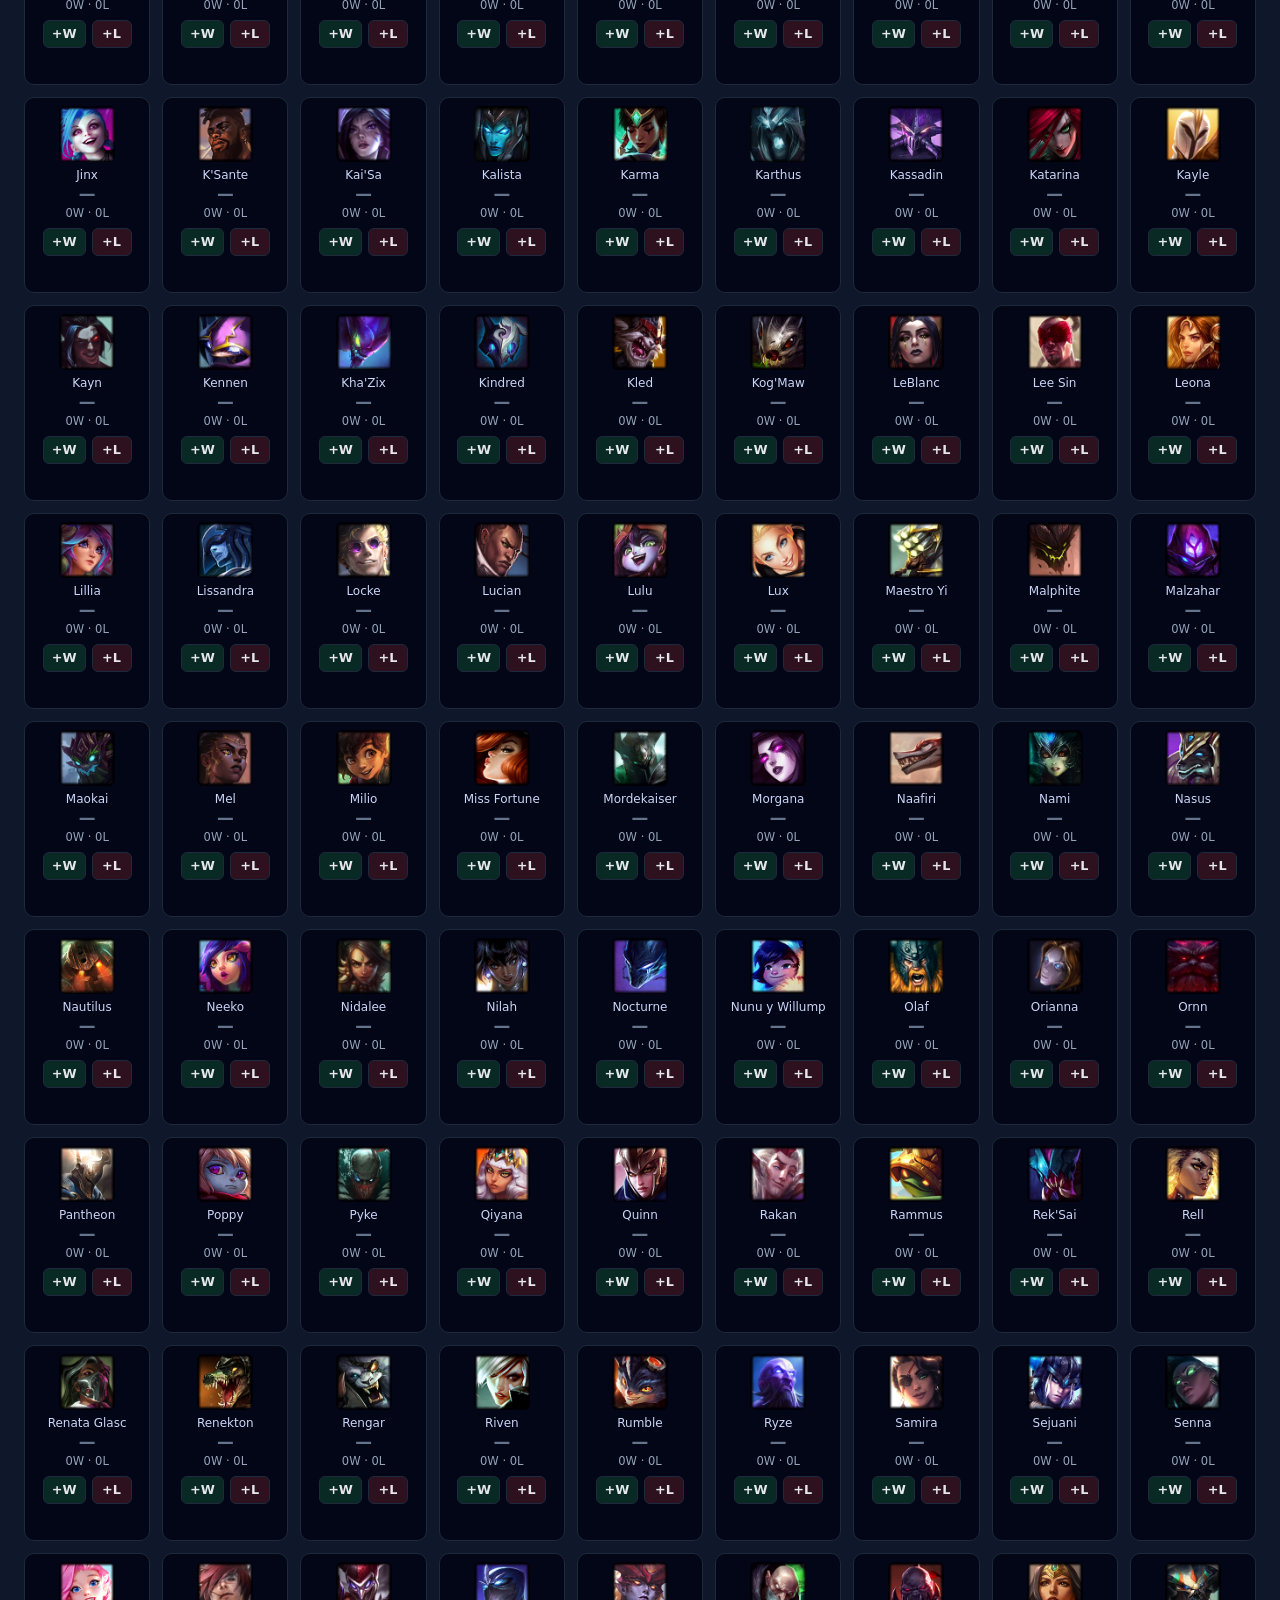
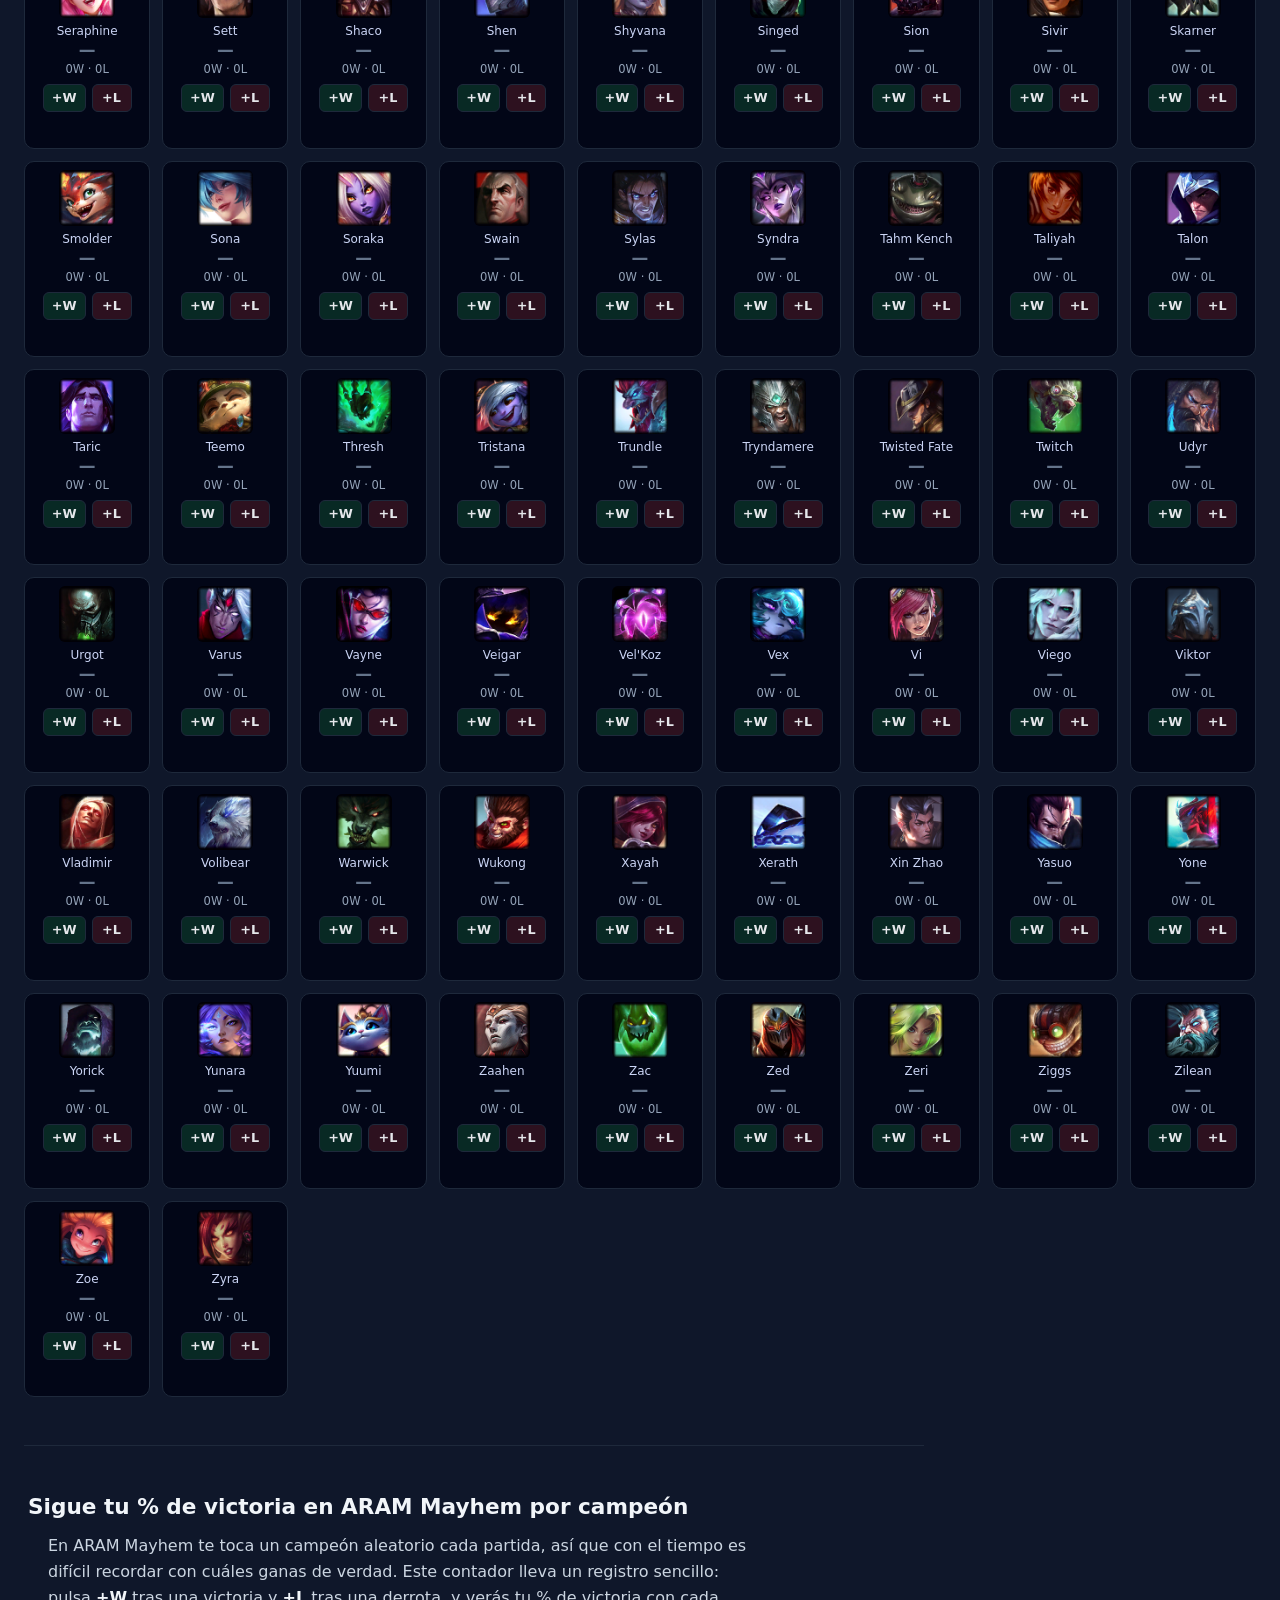
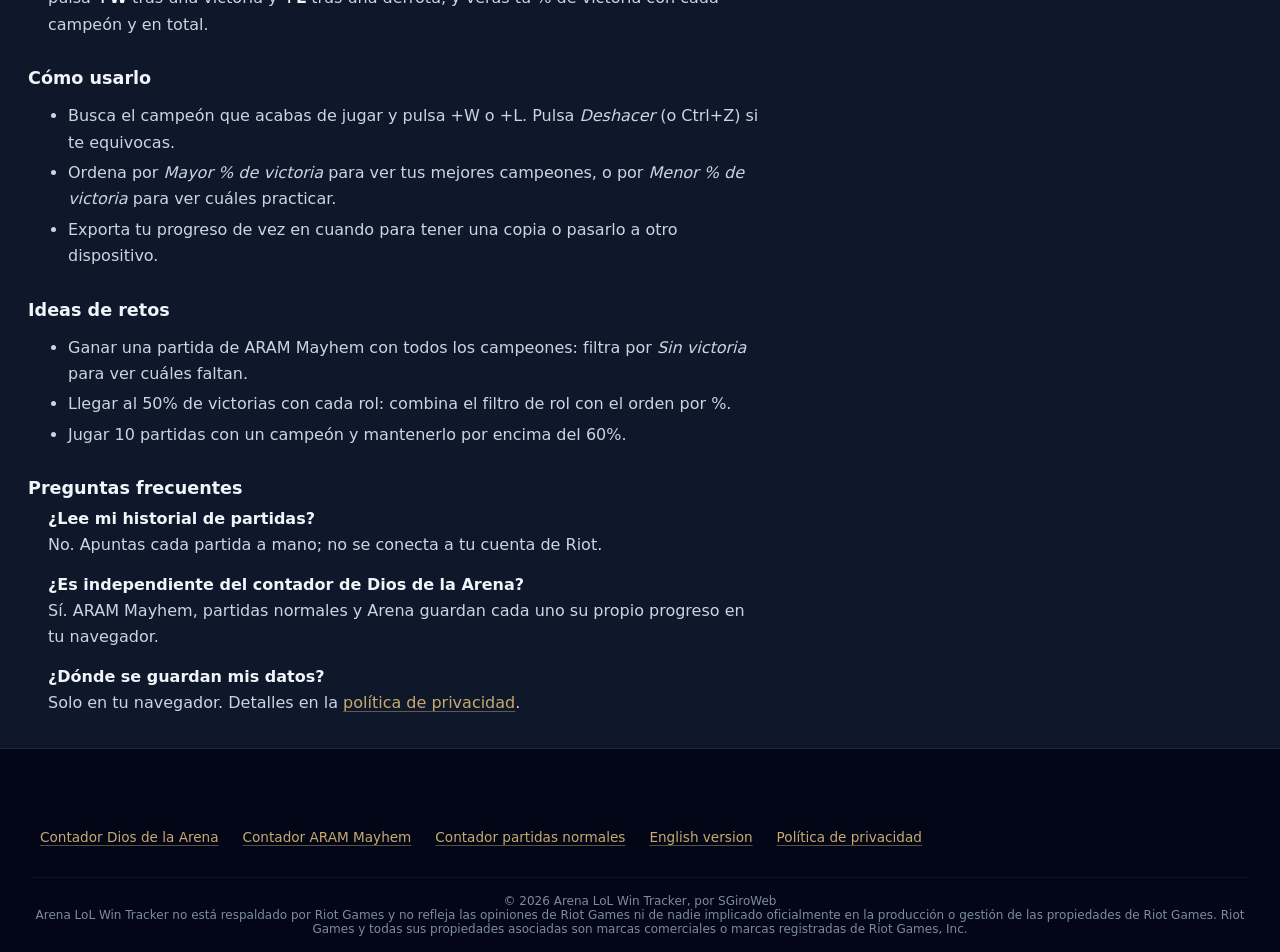
<file: es/contador-victorias-aram-mayhem/index.html>
<!DOCTYPE html>
<html lang="es">
<head>
  <meta charset="UTF-8" />
  <title>Contador de victorias ARAM Mayhem – % de victoria por campeón</title>
  <link rel="stylesheet" href="/style.css">
  <link rel="stylesheet" href="/wl.css">
  <link rel="icon" type="image/png" sizes="192x192" href="/assets/icon-192.png" />
  <link rel="apple-touch-icon" href="/assets/icon-192.png" />
  <link rel="manifest" href="/site.webmanifest" />
  <meta name="theme-color" content="#020617">
  <meta name="description" content="Contador gratuito de ARAM Mayhem para League of Legends: apunta victorias y derrotas con cada campeón, mira tu % de victoria por campeón y sigue retos como ganar con todos." />
  <meta name="author" content="SGiroWeb">
  <meta name="robots" content="index, follow, max-image-preview:large, max-snippet:-1">
  <meta name="viewport" content="width=device-width, initial-scale=1.0">
  <meta property="og:type" content="website">
  <meta property="og:site_name" content="Arena LoL Win Tracker">
  <meta property="og:url" content="https://lolarenachampcounter.github.io/es/contador-victorias-aram-mayhem/">
  <meta property="og:title" content="Contador de victorias ARAM Mayhem – % de victoria por campeón">
  <meta property="og:description" content="Contador gratuito de ARAM Mayhem para League of Legends: apunta victorias y derrotas con cada campeón, mira tu % de victoria por campeón y sigue retos como ganar con todos.">
  <meta property="og:image" content="https://lolarenachampcounter.github.io/assets/og-cover.png">
  <meta property="og:image:width" content="1200">
  <meta property="og:image:height" content="630">
  <meta property="og:image:alt" content="Contador de victorias ARAM Mayhem">
  <meta property="og:locale" content="es_ES">
  <meta property="og:locale:alternate" content="en_US">
  <meta name="twitter:card" content="summary_large_image">
  <meta name="twitter:title" content="Contador de victorias ARAM Mayhem – % de victoria por campeón">
  <meta name="twitter:description" content="Contador gratuito de ARAM Mayhem para League of Legends: apunta victorias y derrotas con cada campeón, mira tu % de victoria por campeón y sigue retos como ganar con todos.">
  <meta name="twitter:image" content="https://lolarenachampcounter.github.io/assets/og-cover.png">
  <link rel="canonical" href="https://lolarenachampcounter.github.io/es/contador-victorias-aram-mayhem/" />
  <link rel="alternate" hreflang="en" href="https://lolarenachampcounter.github.io/aram-mayhem-win-tracker/" />
  <link rel="alternate" hreflang="es" href="https://lolarenachampcounter.github.io/es/contador-victorias-aram-mayhem/" />
  <link rel="alternate" hreflang="x-default" href="https://lolarenachampcounter.github.io/aram-mayhem-win-tracker/" />
  <script async src="https://plausible.io/js/pa-haeu0VJ3XxhcPlHHVfHfm.js"></script>
  <script>window.plausible=window.plausible||function(){(plausible.q=plausible.q||[]).push(arguments)},plausible.init=plausible.init||function(i){plausible.o=i||{}};plausible.init()</script>
  <script type="application/ld+json">
{
  "@context": "https://schema.org",
  "@graph": [
    {
      "@type": "WebApplication",
      "name": "Contador de victorias ARAM Mayhem",
      "url": "https://lolarenachampcounter.github.io/es/contador-victorias-aram-mayhem/",
      "description": "Contador gratuito de ARAM Mayhem para League of Legends: apunta victorias y derrotas con cada campeón, mira tu % de victoria por campeón y sigue retos como ganar con todos.",
      "applicationCategory": "GameApplication",
      "operatingSystem": "Any",
      "inLanguage": "es",
      "browserRequirements": "Requires JavaScript",
      "offers": {
        "@type": "Offer",
        "price": "0",
        "priceCurrency": "USD"
      },
      "isPartOf": {
        "@id": "https://lolarenachampcounter.github.io/#website"
      },
      "dateModified": "2026-10-22"
    },
    {
      "@type": "BreadcrumbList",
      "itemListElement": [
        {
          "@type": "ListItem",
          "position": 1,
          "name": "Contador Dios de la Arena",
          "item": "https://lolarenachampcounter.github.io/es/"
        },
        {
          "@type": "ListItem",
          "position": 2,
          "name": "Contador de victorias ARAM Mayhem",
          "item": "https://lolarenachampcounter.github.io/es/contador-victorias-aram-mayhem/"
        }
      ]
    }
  ]
}
  </script>
</head>
<body class="base" data-wl-mode="aram-mayhem">
  <header class="header">
    <div class="header-left">
      <nav class="wl-nav" aria-label="Contadores"><a href="/es/">Contador Dios de la Arena</a><a href="/es/contador-victorias-aram-mayhem/" aria-current="page">Contador ARAM Mayhem</a><a href="/es/contador-victorias-lol/">Contador partidas normales</a></nav>
      <h1>Contador de victorias ARAM Mayhem</h1>
      <p class="subtitle">Apunta tus victorias y derrotas y mira tu % de victoria con cada campeón</p>
      <div class="wl-summary">
        <div class="wl-stat"><span>Partidas</span><strong id="wlGames">0</strong></div>
        <div class="wl-stat"><span>Victorias</span><strong id="wlWins">0</strong></div>
        <div class="wl-stat"><span>Derrotas</span><strong id="wlLosses">0</strong></div>
        <div class="wl-stat"><span>% de victoria</span><strong id="wlPct">—</strong></div>
        <div class="wl-stat"><span>Campeones jugados</span><strong id="wlPlayed">0</strong></div>
        <div class="wl-stat"><span>Campeones con victoria</span><strong id="wlWonWith">0</strong></div>
      </div>
      <div class="wl-progress" aria-hidden="true"><div class="wl-progress-fill" id="wlProgressFill"></div></div>
      <div class="wl-controls">
        <div class="search-wrapper">
          <button type="button" id="wlClear" class="clear-btn" aria-label="Borrar búsqueda">×</button>
          <label for="wlSearch" class="sr-only">Buscar campeón</label>
          <input type="text" id="wlSearch" autocomplete="off" placeholder="Buscar campeón..." />
        </div>
        <span class="wl-field"><label for="wlFilter">Mostrar</label>
        <select id="wlFilter">
          <option value="all">Todos</option><option value="played">Jugados</option><option value="unplayed">Sin jugar</option><option value="won">Con victoria</option><option value="never-won">Sin victoria</option>
        </select>
        </span>
        <span class="wl-field"><label for="wlRole">Rol</label>
        <select id="wlRole"><option value="all">Todos los roles</option></select>
        </span>
        <span class="wl-field"><label for="wlSort">Ordenar por</label>
        <select id="wlSort">
          <option value="name-asc">Nombre A-Z</option><option value="games-desc">Más partidas</option><option value="wins-desc">Más victorias</option><option value="pct-desc">Mayor % de victoria</option><option value="pct-asc">Menor % de victoria</option>
        </select></span>
      </div>
      <div class="wl-actions">
        <button type="button" id="wlUndo" class="action-btn">↶ Deshacer</button>
        <button type="button" id="wlExport" class="action-btn">Exportar progreso</button>
        <button type="button" id="wlImportBtn" class="action-btn">Importar progreso</button>
        <input type="file" id="wlImport" accept=".json" hidden />
        <button type="button" id="wlReset" class="action-btn wl-danger">Borrar progreso</button>
      </div>
      <p class="local-note">Tu progreso nunca sale de tu navegador: no lo vemos ni lo guardamos nosotros. Por eso te damos la opción de exportarlo e importarlo, para que tengas tu propia copia. <a href="/es/privacidad/">Política de privacidad</a></p>
    </div>
  </header>
  <main>
    <noscript><p class="wl-empty">Este contador necesita JavaScript para guardar tus partidas en el navegador.</p></noscript>
    <div id="wlGrid" class="wl-grid" aria-live="polite"></div>
    <section class="seo-content">
      <div class="seo-inner">
<h2>Sigue tu % de victoria en ARAM Mayhem por campeón</h2>
<p>En ARAM Mayhem te toca un campeón aleatorio cada partida, así que con el tiempo es difícil recordar con cuáles ganas de verdad. Este contador lleva un registro sencillo: pulsa <strong>+W</strong> tras una victoria y <strong>+L</strong> tras una derrota, y verás tu % de victoria con cada campeón y en total.</p>
<h3>Cómo usarlo</h3>
<ul><li>Busca el campeón que acabas de jugar y pulsa +W o +L. Pulsa <em>Deshacer</em> (o Ctrl+Z) si te equivocas.</li>
<li>Ordena por <em>Mayor % de victoria</em> para ver tus mejores campeones, o por <em>Menor % de victoria</em> para ver cuáles practicar.</li>
<li>Exporta tu progreso de vez en cuando para tener una copia o pasarlo a otro dispositivo.</li></ul>
<h3>Ideas de retos</h3>
<ul><li>Ganar una partida de ARAM Mayhem con todos los campeones: filtra por <em>Sin victoria</em> para ver cuáles faltan.</li>
<li>Llegar al 50% de victorias con cada rol: combina el filtro de rol con el orden por %.</li>
<li>Jugar 10 partidas con un campeón y mantenerlo por encima del 60%.</li></ul>
<h3>Preguntas frecuentes</h3>
<p><strong>¿Lee mi historial de partidas?</strong><br>No. Apuntas cada partida a mano; no se conecta a tu cuenta de Riot.</p>
<p><strong>¿Es independiente del contador de Dios de la Arena?</strong><br>Sí. ARAM Mayhem, partidas normales y Arena guardan cada uno su propio progreso en tu navegador.</p>
<p><strong>¿Dónde se guardan mis datos?</strong><br>Solo en tu navegador. Detalles en la <a href="/es/privacidad/">política de privacidad</a>.</p>
      </div>
    </section>
  </main>
  <div id="wlToast" class="wl-toast" role="status" hidden></div>
<footer class="seo-footer">
  <nav class="footer-links" aria-label="Footer">
    <a href="/es/">Contador Dios de la Arena</a><a href="/es/contador-victorias-aram-mayhem/">Contador ARAM Mayhem</a><a href="/es/contador-victorias-lol/">Contador partidas normales</a>
    <a href="/aram-mayhem-win-tracker/" hreflang="en" lang="en">English version</a>
    <a href="/es/privacidad/">Política de privacidad</a>
  </nav>
  <div class="footer-bottom">
    <p>&copy; 2026 Arena LoL Win Tracker, por SGiroWeb</p>
    <p class="riot-legal">Arena LoL Win Tracker no está respaldado por Riot Games y no refleja las opiniones de Riot Games ni de nadie implicado oficialmente en la producción o gestión de las propiedades de Riot Games. Riot Games y todas sus propiedades asociadas son marcas comerciales o marcas registradas de Riot Games, Inc.</p>
  </div>
</footer>
<script src="/wl.js" defer></script>
<script>
  if ("serviceWorker" in navigator) {
    window.addEventListener("load", () => navigator.serviceWorker.register("/sw.js"));
  }
</script>
</body>
</html>
</file>
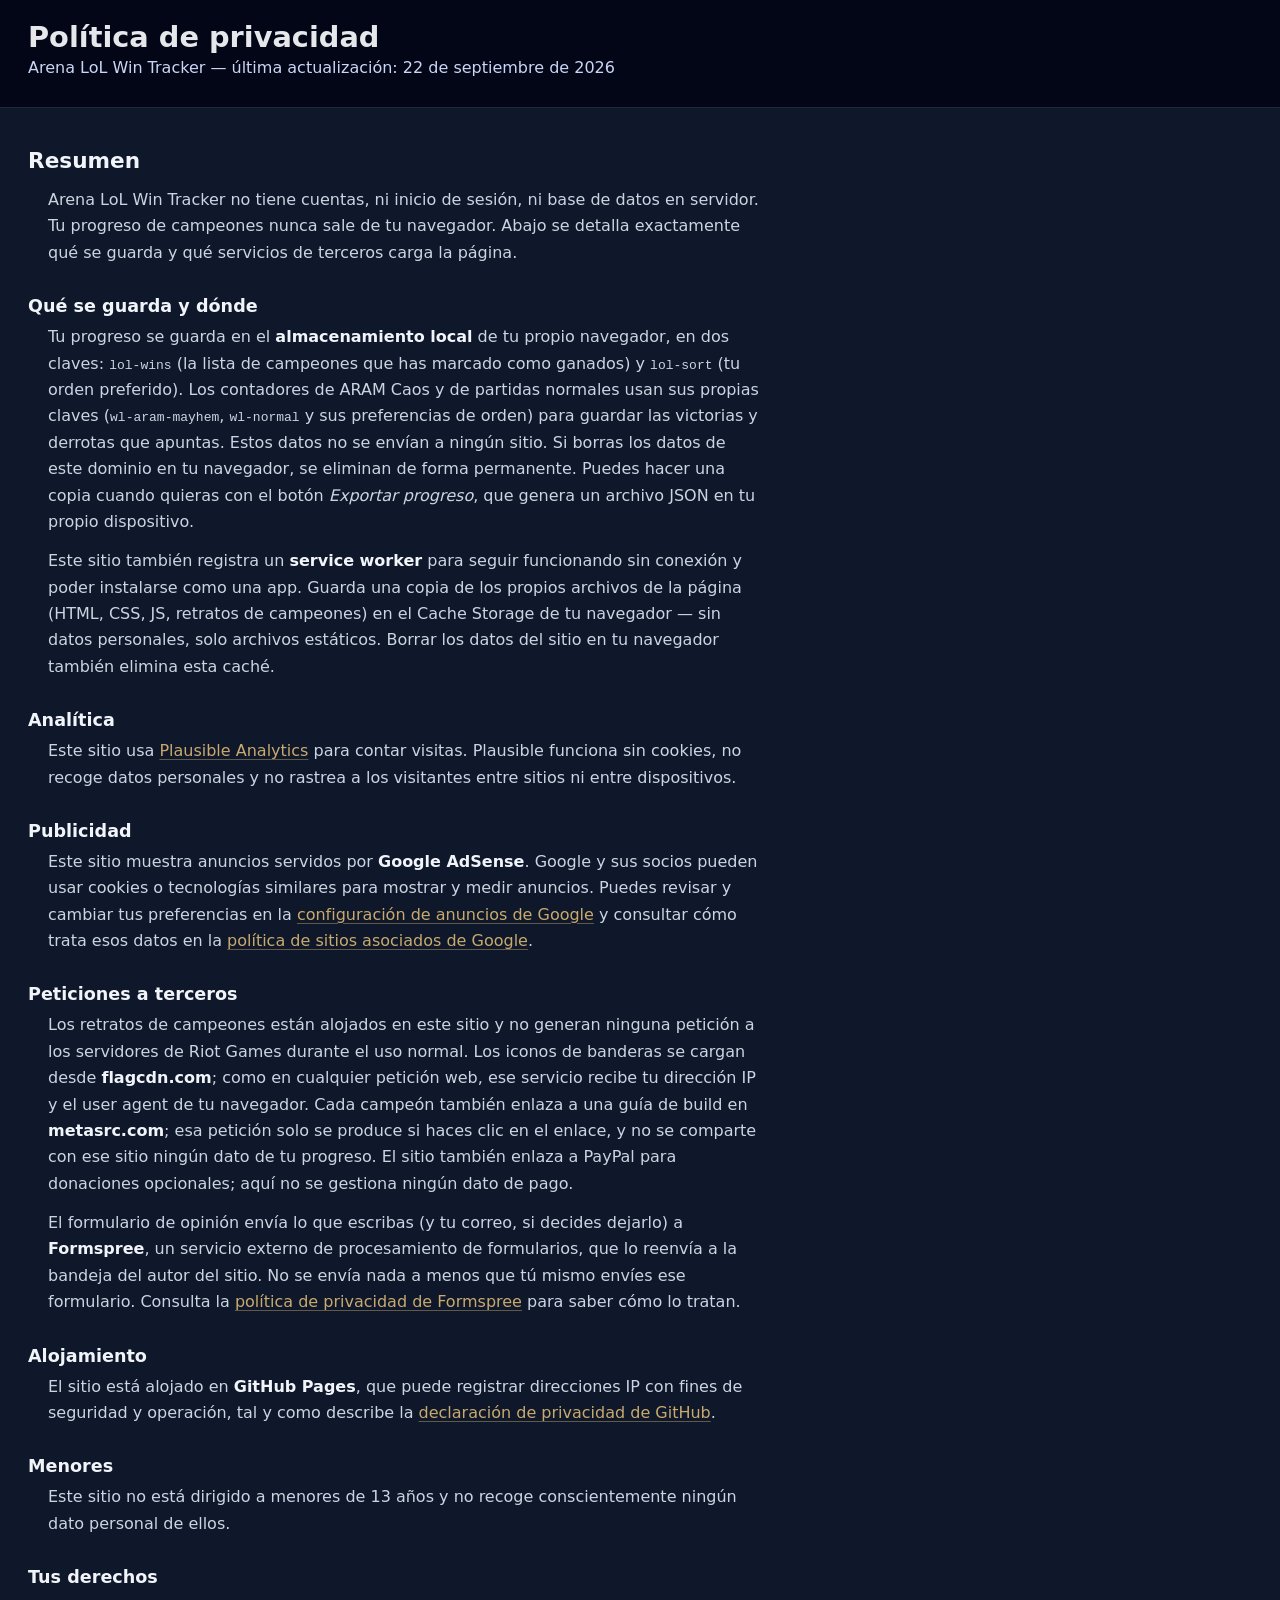
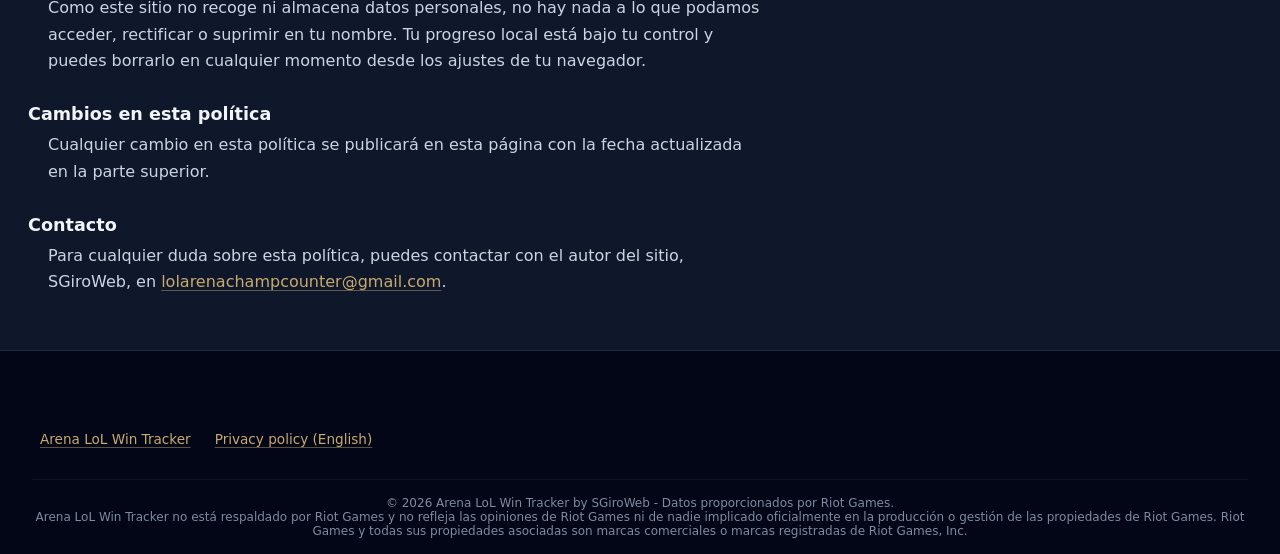
<file: es/privacidad/index.html>
<!DOCTYPE html>
<html lang="es">
<head>
  <meta charset="UTF-8" />
  <title>Política de privacidad - Arena LoL Win Tracker</title>
  <link rel="stylesheet" href="/style.css">
  <link rel="icon" type="image/png" sizes="192x192" href="/assets/icon-192.png" />
  <link rel="apple-touch-icon" href="/assets/icon-192.png" />
  <link rel="manifest" href="/site.webmanifest" />
  <meta name="theme-color" content="#020617">

  <meta name="description" content="Política de privacidad de Arena LoL Win Tracker: qué se guarda en tu navegador, qué servicios de terceros se usan y cómo eliminar tus datos." />
  <meta name="author" content="SGiroWeb">
  <meta name="robots" content="index, follow, max-snippet:-1">
  <meta name="viewport" content="width=device-width, initial-scale=1.0">

  <meta property="og:type" content="article">
  <meta property="og:site_name" content="Arena LoL Win Tracker">
  <meta property="og:url" content="https://lolarenachampcounter.github.io/es/privacidad/">
  <meta property="og:title" content="Política de privacidad - Arena LoL Win Tracker">
  <meta property="og:description" content="Qué guarda Arena LoL Win Tracker, qué servicios de terceros usa y cómo eliminar tus datos.">
  <meta property="og:image" content="https://lolarenachampcounter.github.io/assets/og-cover.png">
  <meta property="og:image:width" content="1200">
  <meta property="og:image:height" content="630">
  <meta property="og:image:alt" content="Arena LoL Win Tracker - Checklist del reto Dios de la Arena">
  <meta property="og:locale" content="es_ES">
  <meta property="og:locale:alternate" content="en_US">
  <meta name="twitter:card" content="summary_large_image">
  <meta name="twitter:title" content="Política de privacidad - Arena LoL Win Tracker">
  <meta name="twitter:description" content="Qué guarda Arena LoL Win Tracker, qué servicios de terceros usa y cómo eliminar tus datos.">
  <meta name="twitter:image" content="https://lolarenachampcounter.github.io/assets/og-cover.png">

  <link rel="canonical" href="https://lolarenachampcounter.github.io/es/privacidad/" />
  <link rel="alternate" hreflang="en" href="https://lolarenachampcounter.github.io/privacy/" />
  <link rel="alternate" hreflang="es" href="https://lolarenachampcounter.github.io/es/privacidad/" />
  <link rel="alternate" hreflang="x-default" href="https://lolarenachampcounter.github.io/privacy/" />
</head>
<body class="base">
  <header class="header">
    <div class="header-left">
      <h1>Política de privacidad</h1>
      <p class="subtitle">Arena LoL Win Tracker — última actualización: 22 de septiembre de 2026</p>
    </div>
  </header>

  <main>
    <section class="seo-content">
      <div class="seo-inner">

        <h2>Resumen</h2>
        <p>
          Arena LoL Win Tracker no tiene cuentas, ni inicio de sesión, ni base de datos en
          servidor. Tu progreso de campeones nunca sale de tu navegador. Abajo se detalla
          exactamente qué se guarda y qué servicios de terceros carga la página.
        </p>

        <h3>Qué se guarda y dónde</h3>
        <p>
          Tu progreso se guarda en el <strong>almacenamiento local</strong> de tu propio
          navegador, en dos claves: <code>lol-wins</code> (la lista de campeones que has
          marcado como ganados) y <code>lol-sort</code> (tu orden preferido). Los contadores de ARAM Caos y de partidas normales usan sus propias claves (<code>wl-aram-mayhem</code>, <code>wl-normal</code> y sus preferencias de orden) para guardar las victorias y derrotas que apuntas. Estos datos no
          se envían a ningún sitio. Si borras los datos de este dominio en tu navegador, se
          eliminan de forma permanente. Puedes hacer una copia cuando quieras con el botón
          <em>Exportar progreso</em>, que genera un archivo JSON en tu propio dispositivo.
        </p>
        <p>
          Este sitio también registra un <strong>service worker</strong> para seguir
          funcionando sin conexión y poder instalarse como una app. Guarda una copia de los
          propios archivos de la página (HTML, CSS, JS, retratos de campeones) en el Cache
          Storage de tu navegador — sin datos personales, solo archivos estáticos. Borrar los
          datos del sitio en tu navegador también elimina esta caché.
        </p>

        <h3>Analítica</h3>
        <p>
          Este sitio usa <a href="https://plausible.io/privacy" rel="nofollow noopener" target="_blank">Plausible
          Analytics</a> para contar visitas. Plausible funciona sin cookies, no recoge datos
          personales y no rastrea a los visitantes entre sitios ni entre dispositivos.
        </p>

        <h3>Publicidad</h3>
        <p>
          Este sitio muestra anuncios servidos por <strong>Google AdSense</strong>. Google y
          sus socios pueden usar cookies o tecnologías similares para mostrar y medir
          anuncios. Puedes revisar y cambiar tus preferencias en la
          <a href="https://adssettings.google.com/" rel="nofollow noopener" target="_blank">configuración
          de anuncios de Google</a> y consultar cómo trata esos datos en la
          <a href="https://policies.google.com/technologies/partner-sites" rel="nofollow noopener" target="_blank">política
          de sitios asociados de Google</a>.
        </p>

        <h3>Peticiones a terceros</h3>
        <p>
          Los retratos de campeones están alojados en este sitio y no generan ninguna
          petición a los servidores de Riot Games durante el uso normal. Los iconos de
          banderas se cargan desde <strong>flagcdn.com</strong>; como en cualquier petición
          web, ese servicio recibe tu dirección IP y el user agent de tu navegador. Cada
          campeón también enlaza a una guía de build en <strong>metasrc.com</strong>; esa
          petición solo se produce si haces clic en el enlace, y no se comparte con ese sitio
          ningún dato de tu progreso. El sitio también enlaza a PayPal para donaciones
          opcionales; aquí no se gestiona ningún dato de pago.
        </p>
        <p>
          El formulario de opinión envía lo que escribas (y tu correo, si decides dejarlo) a
          <strong>Formspree</strong>, un servicio externo de procesamiento de formularios, que
          lo reenvía a la bandeja del autor del sitio. No se envía nada a menos que tú mismo
          envíes ese formulario. Consulta la
          <a href="https://formspree.io/legal/privacy-policy/" rel="nofollow noopener" target="_blank">política
          de privacidad de Formspree</a> para saber cómo lo tratan.
        </p>

        <h3>Alojamiento</h3>
        <p>
          El sitio está alojado en <strong>GitHub Pages</strong>, que puede registrar
          direcciones IP con fines de seguridad y operación, tal y como describe la
          <a href="https://docs.github.com/es/site-policy/privacy-policies/github-general-privacy-statement" rel="nofollow noopener" target="_blank">declaración
          de privacidad de GitHub</a>.
        </p>

        <h3>Menores</h3>
        <p>
          Este sitio no está dirigido a menores de 13 años y no recoge conscientemente
          ningún dato personal de ellos.
        </p>

        <h3>Tus derechos</h3>
        <p>
          Como este sitio no recoge ni almacena datos personales, no hay nada a lo que
          podamos acceder, rectificar o suprimir en tu nombre. Tu progreso local está bajo tu
          control y puedes borrarlo en cualquier momento desde los ajustes de tu navegador.
        </p>

        <h3>Cambios en esta política</h3>
        <p>
          Cualquier cambio en esta política se publicará en esta página con la fecha
          actualizada en la parte superior.
        </p>

        <h3>Contacto</h3>
        <p>
          Para cualquier duda sobre esta política, puedes contactar con el autor del sitio,
          SGiroWeb, en
          <a href="mailto:lolarenachampcounter@gmail.com">lolarenachampcounter@gmail.com</a>.
        </p>

      </div>
    </section>
  </main>

<footer class="seo-footer">
  <nav class="footer-links" aria-label="Pie de página">
    <a href="/es/">Arena LoL Win Tracker</a>
    <a href="/privacy/" hreflang="en" lang="en">Privacy policy (English)</a>
  </nav>
  <div class="footer-bottom">
    <p>&copy; 2026 Arena LoL Win Tracker by SGiroWeb - Datos proporcionados por Riot Games.</p>
    <p class="riot-legal">Arena LoL Win Tracker no está respaldado por Riot Games y no refleja las opiniones de Riot Games ni de nadie implicado oficialmente en la producción o gestión de las propiedades de Riot Games. Riot Games y todas sus propiedades asociadas son marcas comerciales o marcas registradas de Riot Games, Inc.</p>
  </div>
</footer>
<script>
  if ("serviceWorker" in navigator) {
    window.addEventListener("load", () => navigator.serviceWorker.register("/sw.js"));
  }
</script>
</body>
</html>
</file>
<file: style.css>
/* =========================
   RESET / BASE
========================= */
* {
  box-sizing: border-box;
  margin: 0;
  padding: 0;
}

body.base {
  font-family: system-ui, -apple-system, BlinkMacSystemFont, "Segoe UI",
    Roboto, Oxygen, Ubuntu, Cantarell, sans-serif;
  background: #0f172a;
  color: #e5e7eb;
  min-height: 100vh;
}

/* =========================
   HEADER
========================= */
.header {
  background: #020617;
  border-bottom: 1px solid #1e293b;
  width: 100%;
  padding: 20px 28px;
}
.header-left {
  max-width: 1200px;
}

.header h1 {
  font-size: 1.8rem;
  font-weight: 700;
  margin-bottom: 4px;
}

.subtitle {
  font-size: 1rem;
  color: #cbd5f5;
  margin-bottom: 10px;
}

/* Texto sólo para lectores de pantalla (labels de formulario). */
.sr-only {
  position: absolute;
  width: 1px;
  height: 1px;
  padding: 0;
  margin: -1px;
  overflow: hidden;
  clip: rect(0, 0, 0, 0);
  white-space: nowrap;
  border: 0;
}

.counter {
  font-size: 0.95rem;
  color: #94a3b8;
}

/* =========================
   TOTAL PROGRESS
========================= */
.total-progress {
  max-width: 360px;
  margin-bottom: 12px;
}

.total-progress-header {
  display: flex;
  align-items: baseline;
  justify-content: space-between;
  margin-bottom: 4px;
}

.total-progress-right {
  display: flex;
  align-items: center;
  gap: 8px;
}

.total-progress-pct {
  font-size: 0.85rem;
  font-weight: 600;
  color: #9cc9ae;
  font-variant-numeric: tabular-nums;
}

.total-progress-bar {
  height: 10px;
  border-radius: 5px;
  background: #1e293b;
  overflow: hidden;
}

.total-progress-fill {
  height: 100%;
  width: 0%;
  border-radius: 5px;
  background: linear-gradient(90deg, #16a34a, #22c55e);
  transition: width 0.2s ease;
}

/* Sello de logro conseguido: se gana ganando con 60 campeones distintos
   (el reto real "Arena God" de Riot, no el roster completo). */
.arena-god-badge[hidden] {
  /* Sin esto, [hidden] y esta clase empatan en especificidad y gana la que
     va detrás en la cascada (esta) — el sello se vería aunque estuviera
     "oculto". Mismo motivo que .champion-cell[hidden] más abajo. */
  display: none;
}

.arena-god-badge {
  display: inline-flex;
  align-items: center;
  gap: 3px;
  padding: 2px 9px;
  border: 2px solid #facc15;
  border-radius: 999px;
  color: #facc15;
  background: rgba(250, 204, 21, 0.1);
  font-size: 0.72rem;
  font-weight: 700;
  text-transform: uppercase;
  letter-spacing: 0.03em;
  transform: rotate(-4deg);
  white-space: nowrap;
}

/* Barra secundaria (roster completo) dentro del desglose por rol; sólo
   visible antes de conseguir el sello de arriba. */
.all-champions-progress {
  margin-top: 14px;
  margin-bottom: 14px;
  padding-bottom: 12px;
  border-bottom: 1px solid #1e293b;
}

.all-champions-progress .total-progress-header {
  font-size: 0.8rem;
  color: #94a3b8;
}

.all-champions-progress .total-progress-bar {
  height: 6px;
}

/* =========================
   ROLE BREAKDOWN
========================= */
.role-breakdown {
  margin-bottom: 12px;
  max-width: 360px;
}

.role-breakdown summary {
  font-size: 0.85rem;
  color: #94a3b8;
  cursor: pointer;
  user-select: none;
}

.role-breakdown summary:hover {
  color: #cbd5f5;
}

.role-list {
  list-style: none;
  margin: 10px 0 0;
  padding: 0;
  display: flex;
  flex-direction: column;
  gap: 6px;
}

.role-list li {
  margin: 0;
}

/* Cada fila es un <button>: clic para filtrar el grid por ese rol (clic de
   nuevo para quitar el filtro). Reset de los estilos genéricos de button. */
.role-row {
  display: grid;
  grid-template-columns: 70px 1fr 48px;
  align-items: center;
  gap: 8px;
  width: 100%;
  height: auto;
  font: inherit;
  font-size: 0.78rem;
  color: #cbd5f5;
  background: none;
  border: none;
  border-radius: 6px;
  padding: 3px 4px;
  cursor: pointer;
  text-align: left;
}

.role-row:hover,
.role-row:focus-visible {
  background: rgba(148, 163, 184, 0.12);
}

.role-row[aria-pressed="true"] {
  background: rgba(34, 197, 94, 0.15);
  color: #86efac;
}

.role-bar {
  height: 6px;
  border-radius: 3px;
  background: #1e293b;
  overflow: hidden;
}

.role-bar-fill {
  /* Es un <span>: sin display:block el width inline no tiene ningún
     efecto (los elementos inline lo ignoran) y la barra nunca se pintaba. */
  display: block;
  height: 100%;
  width: 0%;
  background: #22c55e;
  border-radius: 3px;
  transition: width 0.2s ease;
}

.role-count {
  text-align: right;
  color: #94a3b8;
  font-variant-numeric: tabular-nums;
}

/* =========================
   MILESTONE TOAST
========================= */
.milestone-toast {
  position: fixed;
  left: 50%;
  bottom: 24px;
  transform: translate(-50%, 12px);
  z-index: 2000;
  background: #052e19;
  border: 1px solid #22c55e;
  color: #dcfce7;
  padding: 10px 20px;
  border-radius: 999px;
  font-size: 0.9rem;
  font-weight: 600;
  box-shadow: 0 12px 30px rgba(0, 0, 0, 0.45);
  opacity: 0;
  pointer-events: none;
  transition: opacity 0.25s ease, transform 0.25s ease;
  max-width: calc(100vw - 40px);
  text-align: center;
}

.milestone-toast.show {
  opacity: 1;
  transform: translate(-50%, 0);
}

/* =========================
   ACTIVE ROLE FILTER CHIP
========================= */
/* Vive dentro del <summary>: así se ve tanto si el desglose está abierto
   como cerrado, justo al lado de la etiqueta que lo activa. */
.active-role-chip {
  color: #86efac;
  font-weight: 600;
}

.active-role-chip button {
  background: none;
  border: none;
  color: #86efac;
  font: inherit;
  font-weight: 600;
  cursor: pointer;
  padding: 0 2px;
  margin-left: 2px;
  line-height: 1;
  text-decoration: underline;
  text-underline-offset: 2px;
}

.active-role-chip button:hover,
.active-role-chip button:focus-visible {
  color: #cbd5f5;
}

/* =========================
   SUGGESTED CHAMPION HIGHLIGHT
========================= */
@keyframes suggested-pulse {
  0%, 100% {
    box-shadow: 0 0 0 0 rgba(250, 204, 21, 0.6);
  }
  50% {
    box-shadow: 0 0 0 8px rgba(250, 204, 21, 0);
  }
}

.champion.suggested {
  border-color: #facc15;
  animation: suggested-pulse 1s ease-out 2;
}

/* =========================
   INPUTS / BUTTONS
========================= */
input[type="text"] {
  background: #020617;
  border: 1px solid #1e293b;
  border-radius: 8px;
  padding: 10px 12px;
  color: #e5e7eb;
  font-size: 0.9rem;
}

input[type="text"]::placeholder {
  /* #64748b sobre #020617 se quedaba en ~4.2:1, por debajo de WCAG AA. */
  color: #7d8a9c;
}

:focus-visible {
  outline: 2px solid #60a5fa;
  outline-offset: 2px;
}

button,
.import-btn {
  background: #1e293b;
  border: 1px solid #334155;
    line-height: 1;
  display: inline-flex;
  height: 34px;

  color: #e5e7eb;
  border-radius: 8px;
  padding: 8px 14px;
  cursor: pointer;
  font-size: 0.85rem;
  transition: background 0.2s, border 0.2s;
}

button:hover,
.import-btn:hover {
  background: #334155;
  border-color: #475569;
}

/* =========================
   IMPORT / EXPORT
========================= */
.import-export {
  display: flex;
  gap: 10px;
  margin: 14px 0;
}

.import-btn {
  display: inline-flex;
  align-items: center;
  gap: 6px;
}

/* =========================
   FILTERS
========================= */
.filters {
  display: flex;
  gap: 16px;
  margin-top: 10px;
  font-size: 0.85rem;
}

.filters label {
  cursor: pointer;
  color: #cbd5f5;
}

.filters input {
  margin-right: 4px;
}

/* =========================
   SORT
========================= */
.sort-container {
  position: relative;
  margin-top: 14px;
  display: flex;
  align-items: center;
  gap: 8px;
}

.sort-container label {
  font-size: 0.85rem;
  color: #cbd5f5;
  margin-top: 1px;
}

.sort-container select {
  background: #020617;
  border: 1px solid #1e293b;
  border-radius: 8px;
  color: #e5e7eb;
  padding: 3px 8px;
  font-size: 0.85rem;
}

/* =========================
   HEADER RIGHT
========================= */
.header {
  position: relative;
}

.header-right {
  position: absolute;
  top: 20px;
  right: 28px;
  display: flex;
  flex-direction: column;
  align-items: flex-end;
  gap: 8px;
}

/* En pantallas estrechas el bloque absoluto se solapaba con el H1. */
@media (max-width: 720px) {
  .header-right {
    position: static;
    margin-top: 16px;
    align-items: stretch;
  }

  .tip-lang {
    justify-content: space-between;
  }
}

.tip-lang {
  display: flex;
  align-items: center;
  gap: 14px;
}

.tipjar a {
  text-decoration: none;
  color: #facc15;
  font-size: 0.85rem;
}

.lang-switch {
  display: flex;
  gap: 6px;
}

.lang-flag {
  cursor: pointer;
  opacity: 0.6;
  transition: opacity 0.2s, transform 0.2s;
}

.lang-flag.active,
.lang-flag:hover {
  opacity: 1;
  transform: scale(1.05);
}

/* =========================
   GRID
========================= */
main {
  padding: 24px;
}

.grid {
  display: grid;
  grid-template-columns: repeat(auto-fill, minmax(110px, 1fr));
  gap: 12px;
}

/* =========================
   TIP (icono de info junto al selector de orden)
========================= */
/* El popover se ancla a .sort-container, no al icono: así en móvil empieza
   en el borde izquierdo del bloque y no se sale de la pantalla. Se muestra
   con :hover y con :focus-visible (teclado); no necesita JavaScript. */
/* Verde más apagado que el resto del sitio (#22c55e/#86efac son para el
   estado "ganado"): este icono es sólo informativo, no un acierto. */
.tip-info {
  position: relative;
  display: inline-flex;
  align-items: center;
  justify-content: center;
  width: 15px;
  height: 15px;
  border-radius: 50%;
  border: 1px solid #5f9e7d;
  background: rgba(95, 158, 125, 0.12);
  color: #9cc9ae;
  font-family: Georgia, "Times New Roman", serif;
  font-style: italic;
  font-weight: 700;
  font-size: 0.6rem;
  line-height: 1;
  cursor: default;
  user-select: none;
}

.tip-info:hover,
.tip-info:focus-visible {
  background: #5f9e7d;
  color: #020617;
}

.tip-popover {
  position: absolute;
  top: calc(100% + 8px);
  left: 0;
  z-index: 50;
  width: max-content;
  max-width: min(260px, calc(100vw - 40px));
  padding: 10px 14px;
  background: #020617;
  border: 1px solid #5f9e7d;
  border-radius: 10px;
  box-shadow: 0 12px 30px rgba(0, 0, 0, 0.5);
  text-align: left;
  font-size: 0.8rem;
  line-height: 1.5;
  color: #cbd5f5;
  visibility: hidden;
  opacity: 0;
  transition: opacity 0.12s ease;
}

.tip-info:hover .tip-popover,
.tip-info:focus-visible .tip-popover {
  visibility: visible;
  opacity: 1;
}

.tip-popover strong {
  color: #9cc9ae;
}


/* =========================
   CHAMPION CARD
========================= */
/* Contenedor de cada campeón: es el hijo real del grid (se oculta/reordena
   él, no el <button> de dentro) y da contexto de posición al enlace de
   build, que flota en la esquina como hermano del botón. */
.champion-cell {
  position: relative;
}

.champion-cell[hidden] {
  display: none;
}

/* Las tarjetas son <button> para que funcionen con teclado y expongan su
   estado con aria-pressed; hay que neutralizar los estilos genéricos de
   button (altura fija, inline-flex, fondo) definidos más arriba. */
.champion {
  display: block;
  width: 100%;
  height: auto;
  font: inherit;
  color: inherit;
  background: #020617;
  border: 1px solid #1e293b;
  border-radius: 10px;
  padding: 7px;
  text-align: center;
  cursor: pointer;
  transition: transform 0.15s, border 0.15s, box-shadow 0.15s;
}

.champion img {
  width: 64px;
  height: 64px;
  object-fit: contain;
  margin-bottom: 6px;
}

.champion-name {
  display: block;
  font-size: 0.75rem;
  color: #cbd5f5;
}

.champion:hover {
  background: #020617;
  transform: translateY(-2px);
  border-color: #475569;
  box-shadow: 0 6px 18px rgba(0, 0, 0, 0.35);
}

.champion.won {
  border-color: #22c55e;
  background: linear-gradient(
    180deg,
    rgba(34, 197, 94, 0.15),
    rgba(2, 6, 23, 1)
  );
}

.champion.won .champion-name {
  color: #86efac;
}

/* Enlace a la guía de build (metasrc), en la esquina de la tarjeta. Hermano
   del <button>, no hijo: un <a> dentro de un <button> es HTML inválido. */
.build-link {
  position: absolute;
  top: 4px;
  right: 4px;
  z-index: 2;
  display: inline-flex;
  align-items: center;
  justify-content: center;
  width: 22px;
  height: 22px;
  border-radius: 50%;
  background: rgba(2, 6, 23, 0.85);
  border: 1px solid #334155;
  color: #93c5fd;
  font-size: 0.75rem;
  line-height: 1;
  text-decoration: none;
  opacity: 0.6;
  transition: opacity 0.15s ease, border-color 0.15s ease, color 0.15s ease;
}

.build-link:hover,
.build-link:focus-visible {
  opacity: 1;
  border-color: #60a5fa;
  color: #bfdbfe;
}

/* =========================
   MODAL
========================= */
.modal {
  position: fixed;
  inset: 0;
  background: rgba(2, 6, 23, 0.75);
  display: none;
  align-items: center;
  justify-content: center;
  z-index: 1000;
}

.modal-content {
  background: #020617;
  border: 1px solid #1e293b;
  border-radius: 14px;
  padding: 24px;
  width: 90%;
  max-width: 420px;
  text-align: center;
}

.modal-content p {
  margin-bottom: 18px;
  font-size: 0.9rem;
  color: #e5e7eb;
}

.modal-buttons {
  display: flex;
  justify-content: center;
  gap: 12px;
}

.close {
  position: absolute;
  top: 14px;
  right: 18px;
  cursor: pointer;
  font-size: 1.3rem;
  color: #94a3b8;
}

.close:hover {
  color: #e5e7eb;
}

/* =========================
   FEEDBACK
========================= */
.feedback-btn {
  background: none;
  border: 1px solid #334155;
  border-radius: 8px;
  color: #cbd5f5;
  font: inherit;
  font-size: 0.85rem;
  padding: 4px 10px;
  cursor: pointer;
  transition: background 0.15s ease, border-color 0.15s ease;
}

.feedback-btn:hover,
.feedback-btn:focus-visible {
  background: #1e293b;
  border-color: #475569;
}

.feedback-content {
  max-width: 480px;
  text-align: left;
}

.feedback-title {
  font-size: 1.1rem;
  margin-bottom: 10px;
  padding-right: 20px;
}

.feedback-intro {
  font-size: 0.85rem;
  color: #94a3b8;
  margin-bottom: 14px;
  line-height: 1.5;
}

.feedback-textarea,
.feedback-email {
  width: 100%;
  background: #020617;
  border: 1px solid #1e293b;
  border-radius: 8px;
  padding: 10px 12px;
  color: #e5e7eb;
  font: inherit;
  font-size: 0.9rem;
  margin-bottom: 10px;
  resize: vertical;
}

.feedback-textarea:focus-visible,
.feedback-email:focus-visible {
  outline: 2px solid #60a5fa;
  outline-offset: 1px;
}

.feedback-content .modal-buttons {
  justify-content: flex-end;
  margin-top: 4px;
}

.feedback-success {
  color: #86efac;
  font-size: 0.9rem;
  margin-top: 6px;
}

.feedback-error {
  color: #fca5a5;
  font-size: 0.85rem;
  margin-top: 6px;
}

.feedback-error a {
  color: inherit;
  text-decoration: underline;
}

.import-export {
  display: flex;
  gap: 8px;
}

.action-btn {
  height: 34px;
  padding: 0 12px;

  display: inline-flex;
  align-items: center;
  justify-content: center;

  font-size: 0.85rem;
  font-family: inherit;
  font-weight: 400;

  background: #1e293b;
  color: #e5e7eb;
  border: none;
  border-radius: 6px;

  cursor: pointer;
  transition: background 0.15s ease;
}

.action-btn:hover {
  background: #334155;
}

/* Quitar el azul y el subrayado por defecto */
.tipjar {
  text-decoration: none; /* Quita el subrayado */
  color: inherit;        /* Hereda el color del texto de tu app (blanco/gris) */
  font-size: 0.9rem;
  display: flex;
  align-items: center;
  gap: 5px;
  transition: opacity 0.2s;
}

/* Efecto al pasar el ratón */
.tipjar:hover {
  text-decoration: underline; /* Solo se subraya al pasar el ratón (opcional) */
  opacity: 0.8;
}

/* Contenedor para separarlo un poco de las banderas */
.tipjar-container {
  display: flex;
  align-items: center;
}
.search-wrapper {
  position: relative;
  flex: 1;
  /* min-width: 100% anulaba siempre el max-width (min gana sobre max), así
     que el clamp() nunca llegaba a aplicarse. */
  width: 100%;
  max-width: clamp(320px, 55vw, 600px);
}

.search-wrapper input {
  width: 100%;
  padding-left: 28px;
  padding-right: 10px;
}
/* Es un <button> real (focusable y con nombre accesible): hay que quitarle
   los estilos genéricos de button. */
.clear-btn {
  position: absolute;
  left: 8px;
  top: 45%;
  transform: translateY(-50%);
  height: auto;
  padding: 0;
  background: none;
  border: none;
  border-radius: 0;
  line-height: 1;
  font-size: 16px;
  color: #94a3b8;
  cursor: pointer;
  user-select: none;
  display: none;
}

.clear-btn:hover {
  background: none;
  border: none;
}

.clear-btn:hover {
  color: #e5e7eb;
}
/* =========================
   AD CONTAINER
========================= */
.ad-container {
  max-width: 900px;
  min-height: 100px;
  margin: 30px auto 0;
  padding: 0 20px;
  display: flex;
  justify-content: center;
  overflow: hidden;
}

/* Como flex item, el <ins> se quedaba en 0 px de ancho y AdSense abortaba con
   "No slot size for availableWidth=0": la unidad responsive nunca se pintaba. */
.ad-container ins.adsbygoogle {
  width: 100%;
}

/* =========================
   SEO FOOTER STYLE
========================= */
.seo-footer {
  padding: 3rem 2rem 1rem;
  background: #020617; /* Color de tu cabecera */
  border-top: 1px solid #1e293b;
  color: #94a3b8;
}

.footer-content {
  max-width: 1200px;
  margin: 0 auto;
  display: grid;
  grid-template-columns: repeat(auto-fit, minmax(250px, 1fr));
  gap: 2rem;
}

.footer-section h2 {
  color: #e5e7eb;
  font-size: 1rem;
  margin-bottom: 1rem;
  font-weight: 600;
}

.footer-links {
  max-width: 1200px;
  margin: 2rem auto 0;
  display: flex;
  flex-wrap: wrap;
  gap: 1.5rem;
  font-size: 0.85rem;
}

.footer-links a {
  color: #cbd5f5;
}

.footer-section p {
  font-size: 0.85rem;
  line-height: 1.6;
}

.footer-section strong {
  color: #3b82f6; /* Un toque de azul para resaltar keywords */
}

.footer-bottom {
  margin-top: 2rem;
  padding-top: 1rem;
  border-top: 1px solid #0f172a;
  text-align: center;
  font-size: 0.75rem;
  /* opacity .6 dejaba el texto en ~3.4:1 sobre #020617 (WCAG AA pide 4.5). */
  opacity: 0.85;
}

/* Ajuste para móviles */
@media (max-width: 600px) {
  .seo-footer {
    padding: 2rem 1rem;
    text-align: center;
  }
}
.seo-content {
  max-width: 900px;
  margin: 30px 0;
  padding: 0 4px;
}

.seo-inner {
  margin-top: 15px;
}

.seo-inner h3 {
  margin-top: 30px;
  font-size: 1.1rem;
}

.seo-inner ul {
  margin: 15px 0 20px 20px;
  line-height: 1.6;
}
/* =========================
   REPASO VISUAL (2026-10-22)
   Acento dorado hextech (#c8aa6e) para enlaces y foco: es el dorado del
   cliente de LoL y no compite con el verde, que significa "ganado".
========================= */
:root {
  --gold: #c8aa6e;
  --gold-light: #f0e6d2;
  --text-soft: #cbd5e1;
}

/* Enlaces de texto: sin el azul/morado por defecto, ilegible sobre el fondo. */
.seo-content a,
.footer-links a,
.footer-section a,
.wl-nav a,
.mode-nav a,
nav[aria-label="Breadcrumb"] a {
  color: var(--gold);
  text-decoration: underline;
  text-decoration-thickness: 1px;
  text-underline-offset: 3px;
  text-decoration-color: rgba(200, 170, 110, 0.45);
}
.seo-content a:hover,
.footer-links a:hover,
.footer-section a:hover,
.wl-nav a:hover,
.mode-nav a:hover,
nav[aria-label="Breadcrumb"] a:hover {
  color: var(--gold-light);
  text-decoration-color: currentColor;
}
:focus-visible {
  outline-color: var(--gold);
}

/* Selector de modo (Arena / ARAM Mayhem / normales) sobre el título. */
.mode-nav,
.wl-nav,
nav[aria-label="Breadcrumb"] {
  display: flex;
  flex-wrap: wrap;
  gap: 4px 16px;
  font-size: 0.82rem;
  margin-bottom: 10px;
  color: #94a3b8;
}
.mode-nav a,
.wl-nav a {
  text-decoration: none;
}
.mode-nav a[aria-current="page"],
.wl-nav a[aria-current="page"] {
  color: var(--gold-light);
  font-weight: 600;
  text-decoration: underline;
  text-decoration-color: var(--gold);
  text-underline-offset: 5px;
  text-decoration-thickness: 2px;
}

/* HUD: la barra de progreso alineada con el buscador, no más corta. */
.total-progress {
  max-width: clamp(320px, 55vw, 600px);
}

/* Bloque de texto: medida de lectura cómoda; separado del grid sólo cuando
   va detrás de él (en guía y privacidad es lo primero de <main>). */
.seo-content {
  color: var(--text-soft);
}
main > .seo-content:not(:first-child) {
  margin-top: 48px;
  padding-top: 32px;
  border-top: 1px solid #1e293b;
}
main > .seo-content:first-child {
  margin-top: 8px;
}
.seo-content p,
.seo-content ul {
  max-width: 70ch;
  line-height: 1.65;
}
.seo-content p + p {
  margin-top: 0.8em;
}
.seo-content h2 {
  font-size: 1.35rem;
  line-height: 1.3;
  color: #f1f5f9;
  margin: 0 0 12px;
}
.seo-content h2:not(:first-child) {
  margin-top: 40px;
}
.seo-inner h3 {
  color: #f1f5f9;
  margin-bottom: 8px;
}
.seo-content strong {
  color: #f1f5f9;
}
.seo-content li + li {
  margin-top: 4px;
}

/* Desplegable "Sobre…": cerrado por defecto, con aspecto de botón de texto.
   El contenido sigue en el HTML, así que Google lo lee igual. */
.seo-details > summary {
  cursor: pointer;
  width: fit-content;
  font-weight: 600;
  color: #f1f5f9;
  padding: 6px 0;
}
.seo-details > summary:hover {
  color: var(--gold-light);
}
.seo-details[open] > summary {
  margin-bottom: 16px;
}

/* Sangría: el texto queda por dentro de su título, que marca la jerarquía. */
.seo-inner p,
.seo-inner ul {
  margin-left: 1.25rem;
}
.seo-inner ul {
  padding-left: 1.25rem;
}
.seo-inner .guide-list {
  padding-left: 0;
}

/* Palabra destacada del pie: dorado, coherente con los enlaces. */
.footer-section strong {
  color: var(--gold);
}

/* Aviso junto a exportar/importar: el progreso es sólo local. */
.local-note {
  max-width: clamp(320px, 55vw, 600px);
  margin-top: 10px;
  font-size: 0.8rem;
  line-height: 1.5;
  color: #94a3b8;
}
.local-note a {
  color: var(--gold);
  text-underline-offset: 3px;
}
.local-note a:hover {
  color: var(--gold-light);
}
/* En la portada el aviso va encima del desplegable "Sobre…". */
.seo-content > .local-note {
  margin: 0 0 14px;
}

/* En la portada el aviso va encima del desplegable "Sobre...". */
.seo-content > .local-note {
  margin: 0 0 14px;
}

/* Hueco del anuncio inferior: sin altura reservada (está bajo el pliegue, así
   que no provoca saltos visibles): vacío mide 0 y no deja hueco. */
.ad-container {
  min-height: 0;
  margin-top: 0;
}
/* Ojo: no ocultarlo antes de que AdSense lo procese; con display:none
   AdSense no puede medir el hueco y nunca sirve anuncio. */
.ad-container:has(ins[data-ad-status="unfilled"]) {
  display: none;
}
main > .seo-content:not(:first-child) {
  margin-bottom: 8px;
}
</file>
<file: wl.css>
/* Estilos del tracker de victorias/derrotas (wl.js). Se apoya en style.css. */
.wl-summary {
  display: grid;
  grid-template-columns: repeat(auto-fit, minmax(120px, 1fr));
  gap: 10px;
  margin: 12px 0 8px;
  max-width: 900px;
}
.wl-stat {
  background: #0f172a;
  border: 1px solid #1e293b;
  border-radius: 10px;
  padding: 8px 12px;
}
.wl-stat span { display: block; font-size: 0.75rem; color: #94a3b8; }
.wl-stat strong { font-size: 1.25rem; color: #e5e7eb; }
.wl-progress { height: 6px; background: #1e293b; border-radius: 99px; overflow: hidden; max-width: 900px; }
.wl-progress-fill { height: 100%; width: 0; background: #22c55e; transition: width 0.3s; }

.wl-controls {
  display: flex;
  flex-wrap: wrap;
  gap: 10px;
  align-items: center;
  margin-top: 14px;
}
.wl-controls select {
  background: #020617;
  border: 1px solid #1e293b;
  border-radius: 8px;
  color: #e5e7eb;
  padding: 5px 8px;
  font-size: 0.85rem;
  font-family: inherit;
}
.wl-controls label { font-size: 0.85rem; color: #cbd5f5; }
.wl-actions { display: flex; flex-wrap: wrap; gap: 8px; margin-top: 12px; }
.wl-danger { background: #3f1d1d; }
.wl-danger:hover { background: #7f1d1d; }

.wl-grid {
  display: grid;
  grid-template-columns: repeat(auto-fill, minmax(118px, 1fr));
  gap: 12px;
}
.wl-card {
  background: #020617;
  border: 1px solid #1e293b;
  border-radius: 10px;
  padding: 8px 6px;
  text-align: center;
  display: flex;
  flex-direction: column;
  align-items: center;
  gap: 2px;
}
.wl-card.wl-played { border-color: #334155; }
.wl-card img { width: 56px; height: 56px; object-fit: contain; border-radius: 6px; }
.wl-name { font-size: 0.75rem; color: #cbd5f5; margin-top: 4px; }
.wl-pct { font-size: 1.05rem; font-weight: 700; color: #64748b; }
.wl-pct.wl-good { color: #86efac; }
.wl-pct.wl-mid { color: #fde68a; }
.wl-pct.wl-bad { color: #fca5a5; }
.wl-record { font-size: 0.72rem; color: #94a3b8; }
.wl-btns { display: flex; gap: 6px; margin-top: 6px; }
.wl-add {
  height: 28px;
  min-width: 40px;
  padding: 0 8px;
  /* Centrado real: style.css da a todos los <button> otro display/padding. */
  display: inline-flex;
  align-items: center;
  justify-content: center;
  line-height: 1;
  border: 1px solid #1e293b;
  border-radius: 6px;
  font: inherit;
  font-size: 0.8rem;
  font-weight: 600;
  cursor: pointer;
  color: #e5e7eb;
}
.wl-add-w { background: rgba(34, 197, 94, 0.18); }
.wl-add-w:hover { background: rgba(34, 197, 94, 0.35); }
.wl-add-l { background: rgba(239, 68, 68, 0.18); }
.wl-add-l:hover { background: rgba(239, 68, 68, 0.35); }
.wl-empty { color: #94a3b8; padding: 20px 0; }

.wl-toast {
  position: fixed;
  left: 50%;
  bottom: 24px;
  transform: translateX(-50%);
  background: #1e293b;
  color: #e5e7eb;
  padding: 10px 16px;
  border-radius: 8px;
  font-size: 0.9rem;
  box-shadow: 0 6px 18px rgba(0, 0, 0, 0.4);
  z-index: 50;
}
.wl-toast[hidden] { display: none; }

.wl-controls .search-wrapper { flex: 1 1 100%; }
.wl-field { display: inline-flex; align-items: center; gap: 6px; }

/* Corrección: −W / −L, discretos, sólo cuando hay algo que restar. */
.wl-fix { display: flex; gap: 6px; min-height: 22px; margin-top: 4px; }
.wl-sub {
  height: 22px;
  min-width: 34px;
  padding: 0 6px;
  display: inline-flex;
  align-items: center;
  justify-content: center;
  line-height: 1;
  background: transparent;
  border: 1px solid #334155;
  border-radius: 6px;
  color: #94a3b8;
  font: inherit;
  font-size: 0.72rem;
  cursor: pointer;
}
.wl-sub:hover { color: #e5e7eb; border-color: #64748b; background: #1e293b; }
.wl-toast { display: flex; align-items: center; gap: 14px; }
.wl-toast-undo {
  height: auto;
  padding: 4px 10px;
  background: transparent;
  border: 1px solid var(--gold, #c8aa6e);
  border-radius: 6px;
  color: var(--gold, #c8aa6e);
  font: inherit;
  font-size: 0.85rem;
  cursor: pointer;
}
.wl-toast-undo:hover { background: rgba(200, 170, 110, 0.15); }
</file>
